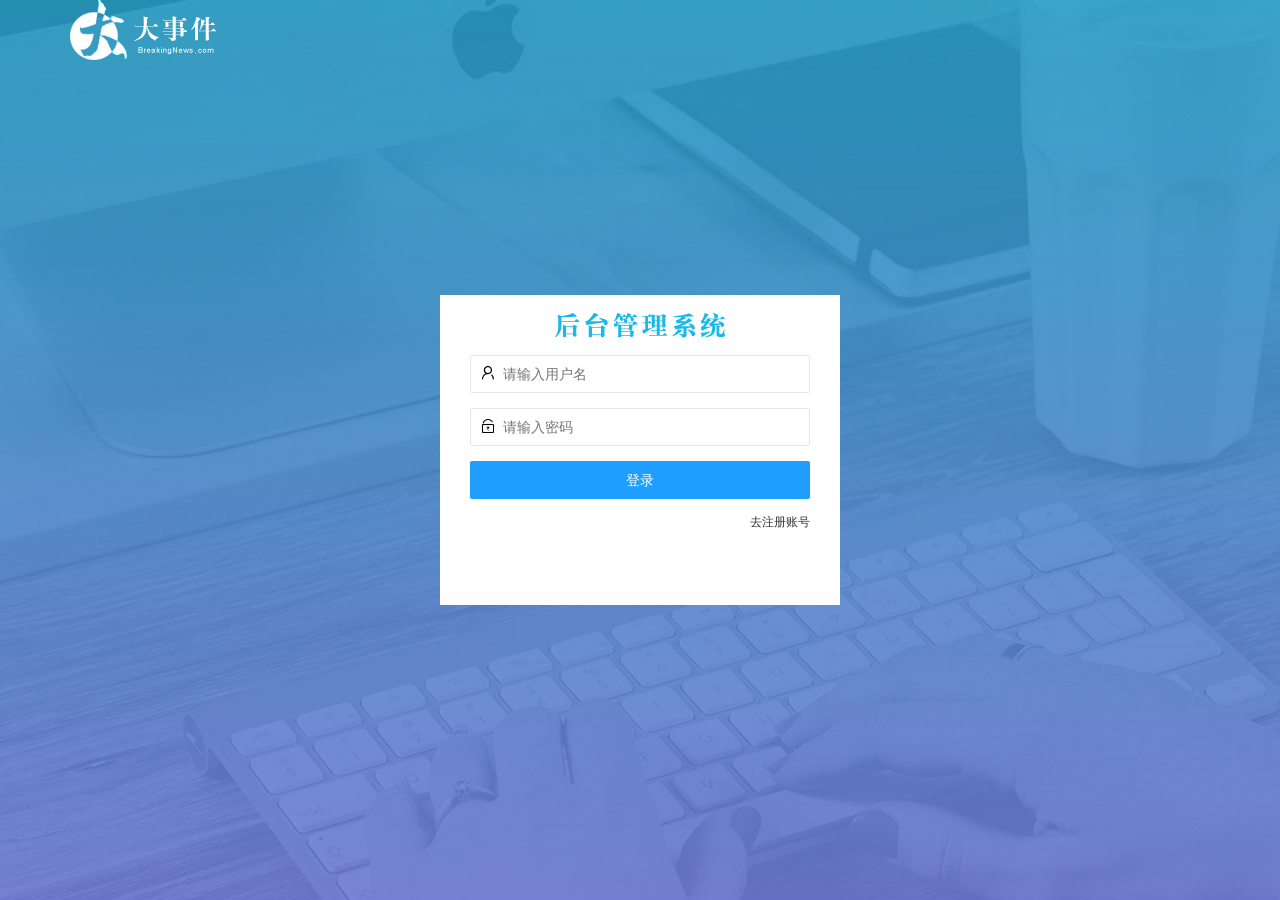
<file: login.html>
<!DOCTYPE html>
<html lang="en">
  <head>
    <meta charset="UTF-8" />
    <meta name="viewport" content="width=device-width, initial-scale=1.0" />
    <title>大事件-登录/注册</title>
    <!-- 导入 LayUI 的样式 -->
    <link rel="stylesheet" href="/assets/lib/layui/css/layui.css" />
    <!-- 导入自己的样式表 -->
    <link rel="stylesheet" href="/assets/css/login.css" />
  </head>
  <body>
    <!-- 头部的 Logo 区域 -->
    <div class="layui-main">
      <img src="/assets/images/logo.png" alt="" />
    </div>

    <!-- 登录注册区域 -->
    <div class="loginAndRegBox">
      <div class="title-box"></div>
      <!-- 登录的div -->
      <div class="login-box">
        <!-- 登录的表单 -->
        <form class="layui-form" id="form_login">
          <!-- 用户名 -->
          <div class="layui-form-item">
            <i class="layui-icon layui-icon-username"></i>
            <input type="text" name="username" required lay-verify="required" placeholder="请输入用户名" autocomplete="off" class="layui-input" />
          </div>
          <!-- 密码 -->
          <div class="layui-form-item">
            <i class="layui-icon layui-icon-password"></i>
            <input type="password" name="password" required lay-verify="required|pwd" placeholder="请输入密码" autocomplete="off" class="layui-input" />
          </div>
          <!-- 登录按钮 -->
          <div class="layui-form-item">
            <!-- 注意：表单提交按钮和普通按钮的区别，就是 lay-submit 属性 -->
            <button class="layui-btn layui-btn-fluid layui-btn-normal" lay-submit>登录</button>
          </div>
          <div class="layui-form-item links">
            <a href="javascript:;" id="link_reg">去注册账号</a>
          </div>
        </form>
      </div>
      <!-- 注册的div -->
      <div class="reg-box">
        <!-- 注册的表单 -->
        <form class="layui-form" id="form_reg">
          <!-- 用户名 -->
          <div class="layui-form-item">
            <i class="layui-icon layui-icon-username"></i>
            <input type="text" name="username" required lay-verify="required" placeholder="请输入用户名" autocomplete="off" class="layui-input" />
          </div>
          <!-- 密码 -->
          <div class="layui-form-item">
            <i class="layui-icon layui-icon-password"></i>
            <input type="password" name="password" required lay-verify="required|pwd" placeholder="请输入密码" autocomplete="off" class="layui-input" />
          </div>
          <!-- 密码确认框 -->
          <div class="layui-form-item">
            <i class="layui-icon layui-icon-password"></i>
            <input type="password" name="repassword" required lay-verify="required|pwd|repwd" placeholder="再次确认密码" autocomplete="off" class="layui-input" />
          </div>
          <!-- 注册按钮 -->
          <div class="layui-form-item">
            <!-- 注意：表单提交按钮和普通按钮的区别，就是 lay-submit 属性 -->
            <button class="layui-btn layui-btn-fluid layui-btn-normal" lay-submit>注册</button>
          </div>
          <div class="layui-form-item links">
            <a href="javascript:;" id="link_login">去登录</a>
          </div>
        </form>
      </div>
    </div>

    <!-- 导入 Layui 的JS文件 -->
    <script src="/assets/lib/layui/layui.all.js"></script>
    <!-- 导入 JQuery -->
    <script src="/assets/lib/jquery.js"></script>
    <!-- 导入自己的baseAPI -->
    <script src="/assets/js/baseAPI.js"></script>
    <!-- 导入自己的 JavaScript 脚本 -->
    <script src="/assets/js/login.js"></script>
  </body>
</html>
</file>
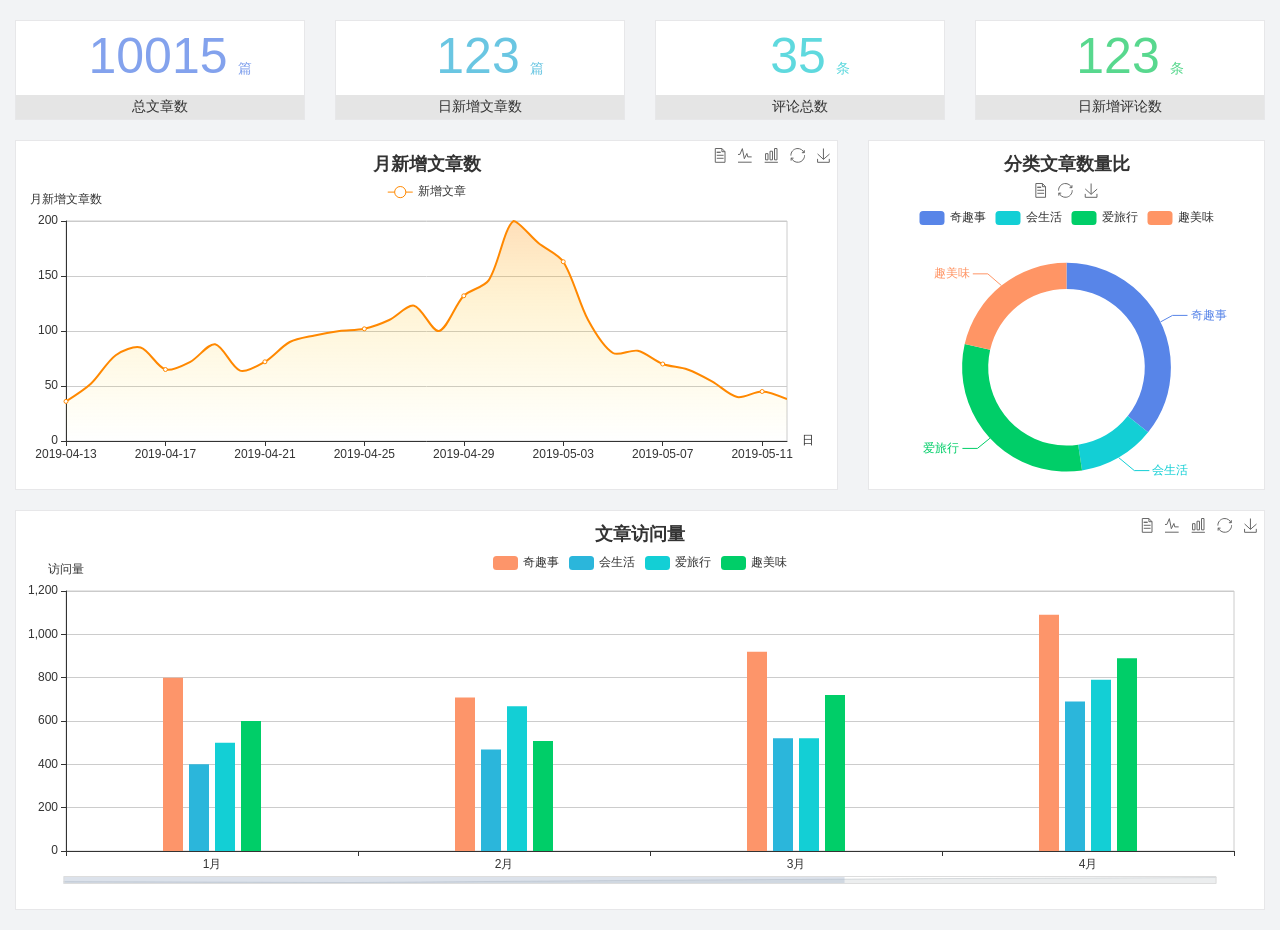
<file: home/dashboard.html>
<!DOCTYPE html>
<html lang="en">

<head>
  <meta charset="UTF-8">
  <meta name="viewport" content="width=device-width, initial-scale=1.0">
  <meta http-equiv="X-UA-Compatible" content="ie=edge">
  <title>图表统计</title>
  <link rel="stylesheet" href="../../assets/lib/bootstrap.css" />
  <link rel="stylesheet" href="../../assets/lib/main.css" />
  <script src="../../assets/lib/jquery.js"></script>
  <script type="text/javascript" src="../../assets/lib/echarts.min.js"></script>
</head>

<body>
  <div class="container-fluid">
    <div class="row spannel_list">
      <div class="col-sm-3 col-xs-6">
        <div class="spannel">
          <em>10015</em><span>篇</span>
          <b>总文章数</b>
        </div>
      </div>
      <div class="col-sm-3 col-xs-6">
        <div class="spannel scolor01">
          <em>123</em><span>篇</span>
          <b>日新增文章数</b>
        </div>
      </div>
      <div class="col-sm-3 col-xs-6">
        <div class="spannel scolor02">
          <em>35</em><span>条</span>
          <b>评论总数</b>
        </div>
      </div>
      <div class="col-sm-3 col-xs-6">
        <div class="spannel scolor03">
          <em>123</em><span>条</span>
          <b>日新增评论数</b>
        </div>
      </div>
    </div>
  </div>

  <div class="container-fluid">
    <div class="row curve-pie">
      <div class="col-lg-8 col-md-8">
        <div class="gragh_pannel" id="curve_show"></div>
      </div>
      <div class="col-lg-4 col-md-4">
        <div class="gragh_pannel" id="pie_show"></div>
      </div>
    </div>
  </div>

  <div class="container-fluid">
    <div class="column_pannel" id="column_show"></div>
  </div>

  <script>
    var oChart = echarts.init(document.getElementById('curve_show'));
    var aList_all = [
      { 'count': 36, 'date': '2019-04-13' },
      { 'count': 52, 'date': '2019-04-14' },
      { 'count': 78, 'date': '2019-04-15' },
      { 'count': 85, 'date': '2019-04-16' },
      { 'count': 65, 'date': '2019-04-17' },
      { 'count': 72, 'date': '2019-04-18' },
      { 'count': 88, 'date': '2019-04-19' },
      { 'count': 64, 'date': '2019-04-20' },
      { 'count': 72, 'date': '2019-04-21' },
      { 'count': 90, 'date': '2019-04-22' },
      { 'count': 96, 'date': '2019-04-23' },
      { 'count': 100, 'date': '2019-04-24' },
      { 'count': 102, 'date': '2019-04-25' },
      { 'count': 110, 'date': '2019-04-26' },
      { 'count': 123, 'date': '2019-04-27' },
      { 'count': 100, 'date': '2019-04-28' },
      { 'count': 132, 'date': '2019-04-29' },
      { 'count': 146, 'date': '2019-04-30' },
      { 'count': 200, 'date': '2019-05-01' },
      { 'count': 180, 'date': '2019-05-02' },
      { 'count': 163, 'date': '2019-05-03' },
      { 'count': 110, 'date': '2019-05-04' },
      { 'count': 80, 'date': '2019-05-05' },
      { 'count': 82, 'date': '2019-05-06' },
      { 'count': 70, 'date': '2019-05-07' },
      { 'count': 65, 'date': '2019-05-08' },
      { 'count': 54, 'date': '2019-05-09' },
      { 'count': 40, 'date': '2019-05-10' },
      { 'count': 45, 'date': '2019-05-11' },
      { 'count': 38, 'date': '2019-05-12' },
    ];

    let aCount = [];
    let aDate = [];

    for (var i = 0; i < aList_all.length; i++) {
      aCount.push(aList_all[i].count);
      aDate.push(aList_all[i].date);
    }

    var chartopt = {
      title: {
        text: '月新增文章数',
        left: 'center',
        top: '10'
      },
      tooltip: {
        trigger: 'axis'
      },
      legend: {
        data: ['新增文章'],
        top: '40'
      },
      toolbox: {
        show: true,
        feature: {
          mark: { show: true },
          dataView: { show: true, readOnly: false },
          magicType: { show: true, type: ['line', 'bar'] },
          restore: { show: true },
          saveAsImage: { show: true }
        }
      },
      calculable: true,
      xAxis: [
        {
          name: '日',
          type: 'category',
          boundaryGap: false,
          data: aDate
        }
      ],
      yAxis: [
        {
          name: '月新增文章数',
          type: 'value'
        }
      ],
      series: [
        {
          name: '新增文章',
          type: 'line',
          smooth: true,
          itemStyle: { normal: { areaStyle: { type: 'default' }, color: '#f80' }, lineStyle: { color: '#f80' } },
          data: aCount
        }],
      areaStyle: {
        normal: {
          color: new echarts.graphic.LinearGradient(0, 0, 0, 1, [{
            offset: 0,
            color: 'rgba(255,136,0,0.39)'
          }, {
            offset: .34,
            color: 'rgba(255,180,0,0.25)'
          }, {
            offset: 1,
            color: 'rgba(255,222,0,0.00)'
          }])

        }
      },
      grid: {
        show: true,
        x: 50,
        x2: 50,
        y: 80,
        height: 220
      }
    };

    oChart.setOption(chartopt);


    var oPie = echarts.init(document.getElementById('pie_show'));
    var oPieopt =
    {
      title: {
        top: 10,
        text: '分类文章数量比',
        x: 'center'
      },
      tooltip: {
        trigger: 'item',
        formatter: "{a} <br/>{b} : {c} ({d}%)"
      },
      color: ['#5885e8', '#13cfd5', '#00ce68', '#ff9565'],
      legend: {
        x: 'center',
        top: 65,
        data: ['奇趣事', '会生活', '爱旅行', '趣美味']
      },
      toolbox: {
        show: true,
        x: 'center',
        top: 35,
        feature: {
          mark: { show: true },
          dataView: { show: true, readOnly: false },
          magicType: {
            show: true,
            type: ['pie', 'funnel'],
            option: {
              funnel: {
                x: '25%',
                width: '50%',
                funnelAlign: 'left',
                max: 1548
              }
            }
          },
          restore: { show: true },
          saveAsImage: { show: true }
        }
      },
      calculable: true,
      series: [
        {
          name: '访问来源',
          type: 'pie',
          radius: ['45%', '60%'],
          center: ['50%', '65%'],
          data: [
            { value: 300, name: '奇趣事' },
            { value: 100, name: '会生活' },
            { value: 260, name: '爱旅行' },
            { value: 180, name: '趣美味' }
          ]
        }
      ]
    };
    oPie.setOption(oPieopt);



    var oColumn = this.echarts.init(document.getElementById('column_show'));
    var oColumnopt =
    {
      title: {
        text: '文章访问量',
        left: 'center',
        top: '10'
      },
      tooltip: {
        trigger: 'axis'
      },
      legend: {
        data: ['奇趣事', '会生活', '爱旅行', '趣美味'],
        top: '40'
      },
      toolbox: {
        show: true,
        feature: {
          mark: { show: true },
          dataView: { show: true, readOnly: false },
          magicType: { show: true, type: ['line', 'bar'] },
          restore: { show: true },
          saveAsImage: { show: true }
        }
      },
      calculable: true,
      xAxis: [
        {
          type: 'category',
          data: ['1月', '2月', '3月', '4月', '5月']
        }
      ],
      yAxis: [
        {
          name: '访问量',
          type: 'value'
        }
      ],
      series: [
        {
          name: '奇趣事',
          type: 'bar',
          barWidth: 20,
          itemStyle: {
            normal: { areaStyle: { type: 'default' }, color: '#fd956a' }
          },
          data: [800, 708, 920, 1090, 1200]
        },
        {
          name: '会生活',
          type: 'bar',
          barWidth: 20,
          itemStyle: {
            normal: { areaStyle: { type: 'default' }, color: '#2bb6db' }
          },
          data: [400, 468, 520, 690, 800]
        },
        {
          name: '爱旅行',
          type: 'bar',
          barWidth: 20,
          itemStyle: {
            normal: { areaStyle: { type: 'default' }, color: '#13cfd5' }
          },
          data: [500, 668, 520, 790, 900]
        },
        {
          name: '趣美味',
          type: 'bar',
          barWidth: 20,
          itemStyle: {
            normal: { areaStyle: { type: 'default' }, color: '#00ce68' }
          },
          data: [600, 508, 720, 890, 1000]
        }
      ],
      grid: {
        show: true,
        x: 50,
        x2: 30,
        y: 80,
        height: 260
      },
      dataZoom: [//给x轴设置滚动条
        {
          start: 0,//默认为0
          end: 100 - 1000 / 31,//默认为100
          type: 'slider',
          show: true,
          xAxisIndex: [0],
          handleSize: 0,//滑动条的 左右2个滑动条的大小
          height: 8,//组件高度
          left: 45, //左边的距离
          right: 50,//右边的距离
          bottom: 26,//右边的距离
          handleColor: '#ddd',//h滑动图标的颜色
          handleStyle: {
            borderColor: "#cacaca",
            borderWidth: "1",
            shadowBlur: 2,
            background: "#ddd",
            shadowColor: "#ddd",
          }
        }]
    };
    oColumn.setOption(oColumnopt);
  </script>
</body>

</html>
</file>
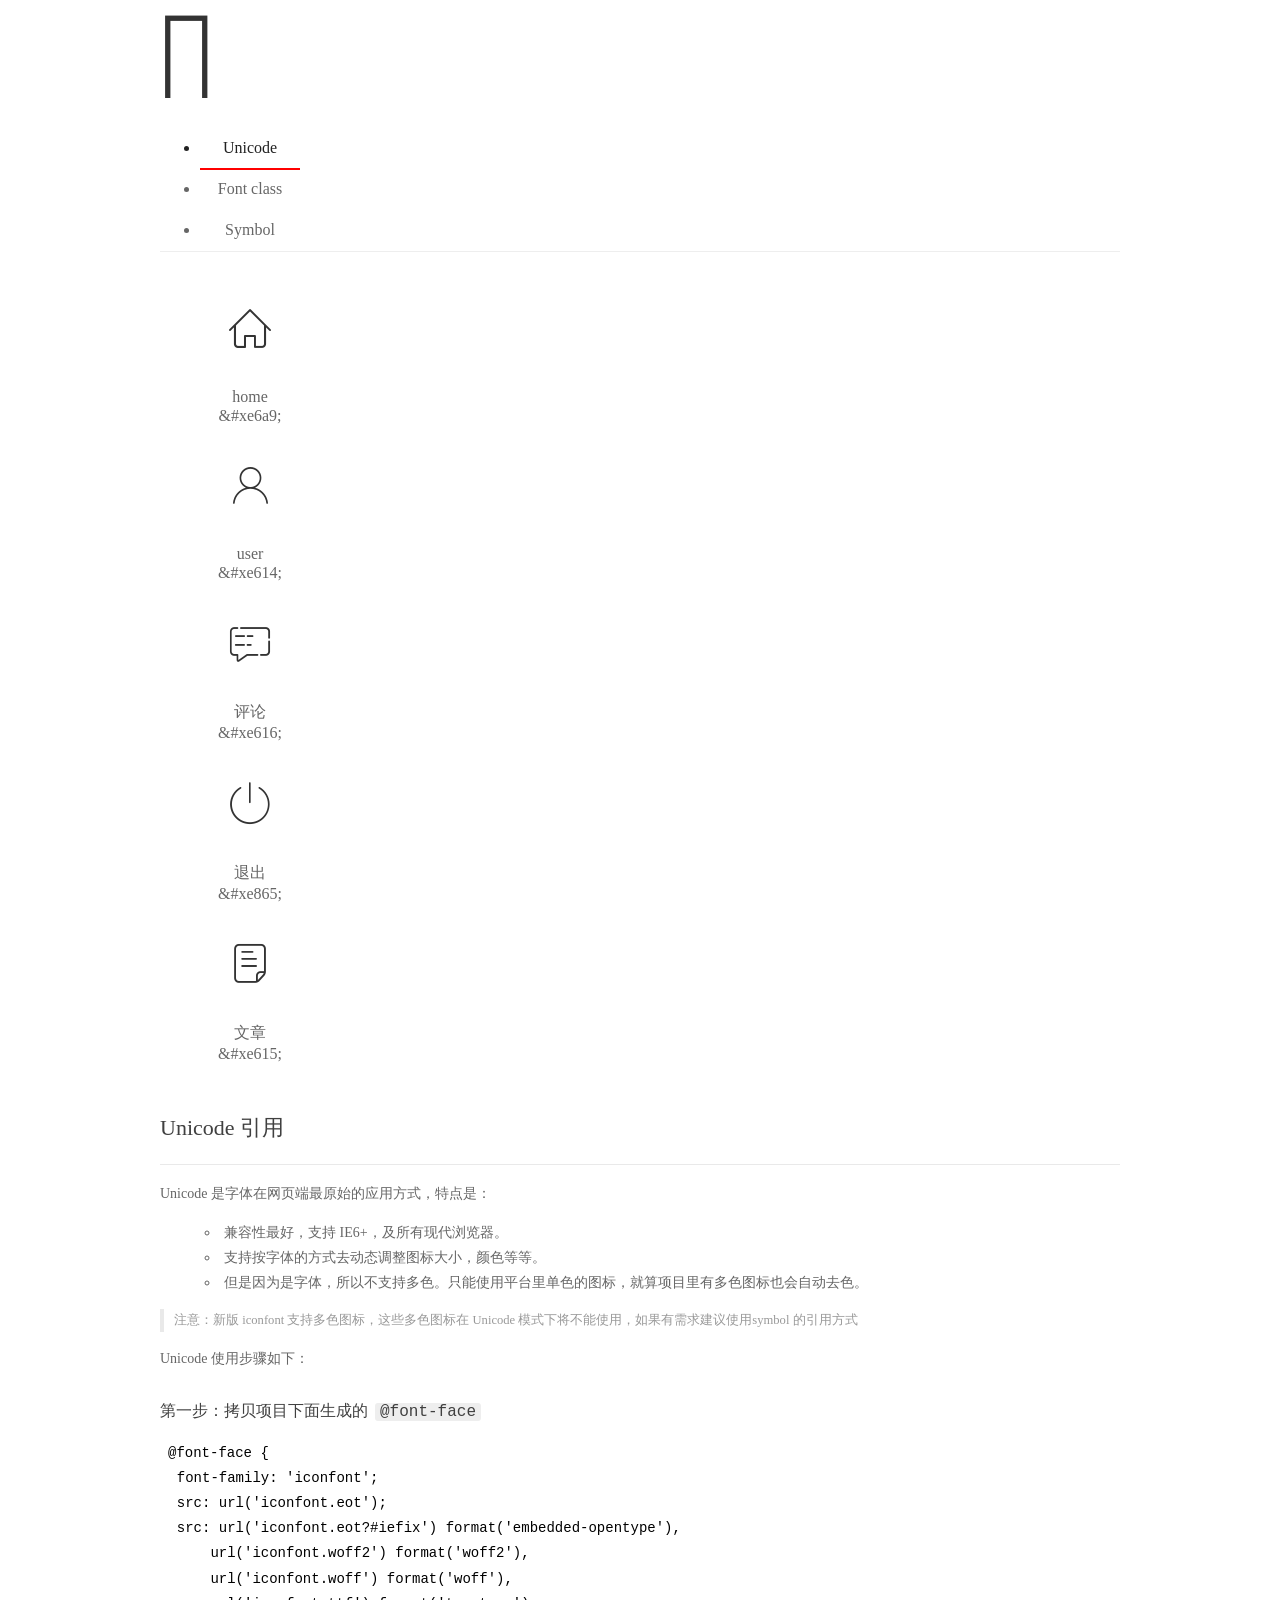
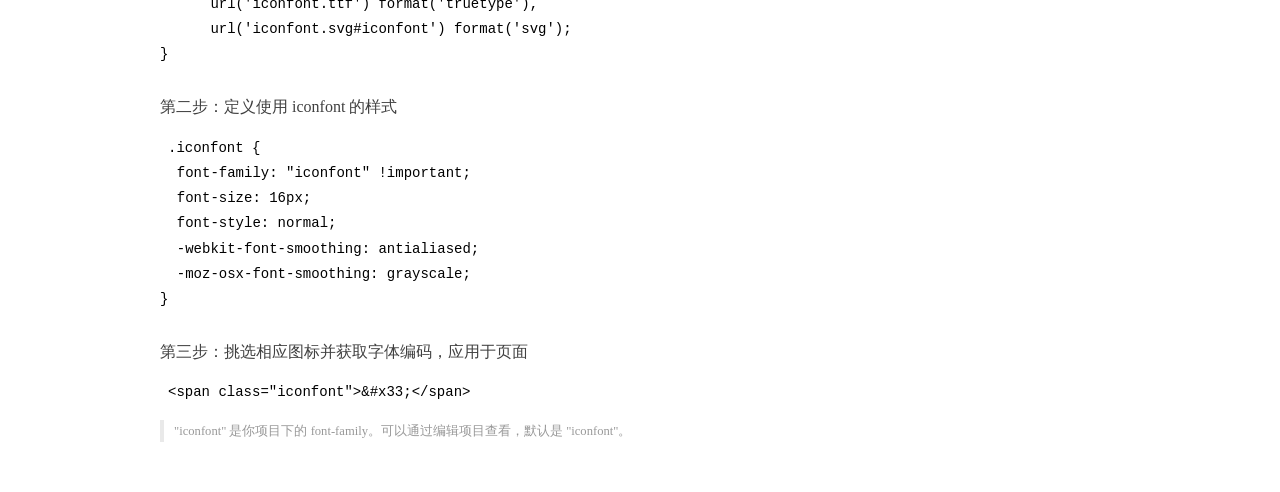
<file: assets/fonts/demo_index.html>
<!DOCTYPE html>
<html>
<head>
  <meta charset="utf-8"/>
  <title>IconFont Demo</title>
  <link rel="shortcut icon" href="https://gtms04.alicdn.com/tps/i4/TB1_oz6GVXXXXaFXpXXJDFnIXXX-64-64.ico" type="image/x-icon"/>
  <link rel="stylesheet" href="https://g.alicdn.com/thx/cube/1.3.2/cube.min.css">
  <link rel="stylesheet" href="demo.css">
  <link rel="stylesheet" href="iconfont.css">
  <script src="iconfont.js"></script>
  <!-- jQuery -->
  <script src="https://a1.alicdn.com/oss/uploads/2018/12/26/7bfddb60-08e8-11e9-9b04-53e73bb6408b.js"></script>
  <!-- 代码高亮 -->
  <script src="https://a1.alicdn.com/oss/uploads/2018/12/26/a3f714d0-08e6-11e9-8a15-ebf944d7534c.js"></script>
</head>
<body>
  <div class="main">
    <h1 class="logo"><a href="https://www.iconfont.cn/" title="iconfont 首页" target="_blank">&#xe86b;</a></h1>
    <div class="nav-tabs">
      <ul id="tabs" class="dib-box">
        <li class="dib active"><span>Unicode</span></li>
        <li class="dib"><span>Font class</span></li>
        <li class="dib"><span>Symbol</span></li>
      </ul>
      
    </div>
    <div class="tab-container">
      <div class="content unicode" style="display: block;">
          <ul class="icon_lists dib-box">
          
            <li class="dib">
              <span class="icon iconfont">&#xe6a9;</span>
                <div class="name">home</div>
                <div class="code-name">&amp;#xe6a9;</div>
              </li>
          
            <li class="dib">
              <span class="icon iconfont">&#xe614;</span>
                <div class="name">user</div>
                <div class="code-name">&amp;#xe614;</div>
              </li>
          
            <li class="dib">
              <span class="icon iconfont">&#xe616;</span>
                <div class="name">评论</div>
                <div class="code-name">&amp;#xe616;</div>
              </li>
          
            <li class="dib">
              <span class="icon iconfont">&#xe865;</span>
                <div class="name">退出</div>
                <div class="code-name">&amp;#xe865;</div>
              </li>
          
            <li class="dib">
              <span class="icon iconfont">&#xe615;</span>
                <div class="name">文章</div>
                <div class="code-name">&amp;#xe615;</div>
              </li>
          
          </ul>
          <div class="article markdown">
          <h2 id="unicode-">Unicode 引用</h2>
          <hr>

          <p>Unicode 是字体在网页端最原始的应用方式，特点是：</p>
          <ul>
            <li>兼容性最好，支持 IE6+，及所有现代浏览器。</li>
            <li>支持按字体的方式去动态调整图标大小，颜色等等。</li>
            <li>但是因为是字体，所以不支持多色。只能使用平台里单色的图标，就算项目里有多色图标也会自动去色。</li>
          </ul>
          <blockquote>
            <p>注意：新版 iconfont 支持多色图标，这些多色图标在 Unicode 模式下将不能使用，如果有需求建议使用symbol 的引用方式</p>
          </blockquote>
          <p>Unicode 使用步骤如下：</p>
          <h3 id="-font-face">第一步：拷贝项目下面生成的 <code>@font-face</code></h3>
<pre><code class="language-css"
>@font-face {
  font-family: 'iconfont';
  src: url('iconfont.eot');
  src: url('iconfont.eot?#iefix') format('embedded-opentype'),
      url('iconfont.woff2') format('woff2'),
      url('iconfont.woff') format('woff'),
      url('iconfont.ttf') format('truetype'),
      url('iconfont.svg#iconfont') format('svg');
}
</code></pre>
          <h3 id="-iconfont-">第二步：定义使用 iconfont 的样式</h3>
<pre><code class="language-css"
>.iconfont {
  font-family: "iconfont" !important;
  font-size: 16px;
  font-style: normal;
  -webkit-font-smoothing: antialiased;
  -moz-osx-font-smoothing: grayscale;
}
</code></pre>
          <h3 id="-">第三步：挑选相应图标并获取字体编码，应用于页面</h3>
<pre>
<code class="language-html"
>&lt;span class="iconfont"&gt;&amp;#x33;&lt;/span&gt;
</code></pre>
          <blockquote>
            <p>"iconfont" 是你项目下的 font-family。可以通过编辑项目查看，默认是 "iconfont"。</p>
          </blockquote>
          </div>
      </div>
      <div class="content font-class">
        <ul class="icon_lists dib-box">
          
          <li class="dib">
            <span class="icon iconfont icon-home"></span>
            <div class="name">
              home
            </div>
            <div class="code-name">.icon-home
            </div>
          </li>
          
          <li class="dib">
            <span class="icon iconfont icon-user"></span>
            <div class="name">
              user
            </div>
            <div class="code-name">.icon-user
            </div>
          </li>
          
          <li class="dib">
            <span class="icon iconfont icon-pinglun"></span>
            <div class="name">
              评论
            </div>
            <div class="code-name">.icon-pinglun
            </div>
          </li>
          
          <li class="dib">
            <span class="icon iconfont icon-tuichu"></span>
            <div class="name">
              退出
            </div>
            <div class="code-name">.icon-tuichu
            </div>
          </li>
          
          <li class="dib">
            <span class="icon iconfont icon-16"></span>
            <div class="name">
              文章
            </div>
            <div class="code-name">.icon-16
            </div>
          </li>
          
        </ul>
        <div class="article markdown">
        <h2 id="font-class-">font-class 引用</h2>
        <hr>

        <p>font-class 是 Unicode 使用方式的一种变种，主要是解决 Unicode 书写不直观，语意不明确的问题。</p>
        <p>与 Unicode 使用方式相比，具有如下特点：</p>
        <ul>
          <li>兼容性良好，支持 IE8+，及所有现代浏览器。</li>
          <li>相比于 Unicode 语意明确，书写更直观。可以很容易分辨这个 icon 是什么。</li>
          <li>因为使用 class 来定义图标，所以当要替换图标时，只需要修改 class 里面的 Unicode 引用。</li>
          <li>不过因为本质上还是使用的字体，所以多色图标还是不支持的。</li>
        </ul>
        <p>使用步骤如下：</p>
        <h3 id="-fontclass-">第一步：引入项目下面生成的 fontclass 代码：</h3>
<pre><code class="language-html">&lt;link rel="stylesheet" href="./iconfont.css"&gt;
</code></pre>
        <h3 id="-">第二步：挑选相应图标并获取类名，应用于页面：</h3>
<pre><code class="language-html">&lt;span class="iconfont icon-xxx"&gt;&lt;/span&gt;
</code></pre>
        <blockquote>
          <p>"
            iconfont" 是你项目下的 font-family。可以通过编辑项目查看，默认是 "iconfont"。</p>
        </blockquote>
      </div>
      </div>
      <div class="content symbol">
          <ul class="icon_lists dib-box">
          
            <li class="dib">
                <svg class="icon svg-icon" aria-hidden="true">
                  <use xlink:href="#icon-home"></use>
                </svg>
                <div class="name">home</div>
                <div class="code-name">#icon-home</div>
            </li>
          
            <li class="dib">
                <svg class="icon svg-icon" aria-hidden="true">
                  <use xlink:href="#icon-user"></use>
                </svg>
                <div class="name">user</div>
                <div class="code-name">#icon-user</div>
            </li>
          
            <li class="dib">
                <svg class="icon svg-icon" aria-hidden="true">
                  <use xlink:href="#icon-pinglun"></use>
                </svg>
                <div class="name">评论</div>
                <div class="code-name">#icon-pinglun</div>
            </li>
          
            <li class="dib">
                <svg class="icon svg-icon" aria-hidden="true">
                  <use xlink:href="#icon-tuichu"></use>
                </svg>
                <div class="name">退出</div>
                <div class="code-name">#icon-tuichu</div>
            </li>
          
            <li class="dib">
                <svg class="icon svg-icon" aria-hidden="true">
                  <use xlink:href="#icon-16"></use>
                </svg>
                <div class="name">文章</div>
                <div class="code-name">#icon-16</div>
            </li>
          
          </ul>
          <div class="article markdown">
          <h2 id="symbol-">Symbol 引用</h2>
          <hr>

          <p>这是一种全新的使用方式，应该说这才是未来的主流，也是平台目前推荐的用法。相关介绍可以参考这篇<a href="">文章</a>
            这种用法其实是做了一个 SVG 的集合，与另外两种相比具有如下特点：</p>
          <ul>
            <li>支持多色图标了，不再受单色限制。</li>
            <li>通过一些技巧，支持像字体那样，通过 <code>font-size</code>, <code>color</code> 来调整样式。</li>
            <li>兼容性较差，支持 IE9+，及现代浏览器。</li>
            <li>浏览器渲染 SVG 的性能一般，还不如 png。</li>
          </ul>
          <p>使用步骤如下：</p>
          <h3 id="-symbol-">第一步：引入项目下面生成的 symbol 代码：</h3>
<pre><code class="language-html">&lt;script src="./iconfont.js"&gt;&lt;/script&gt;
</code></pre>
          <h3 id="-css-">第二步：加入通用 CSS 代码（引入一次就行）：</h3>
<pre><code class="language-html">&lt;style&gt;
.icon {
  width: 1em;
  height: 1em;
  vertical-align: -0.15em;
  fill: currentColor;
  overflow: hidden;
}
&lt;/style&gt;
</code></pre>
          <h3 id="-">第三步：挑选相应图标并获取类名，应用于页面：</h3>
<pre><code class="language-html">&lt;svg class="icon" aria-hidden="true"&gt;
  &lt;use xlink:href="#icon-xxx"&gt;&lt;/use&gt;
&lt;/svg&gt;
</code></pre>
          </div>
      </div>

    </div>
  </div>
  <script>
  $(document).ready(function () {
      $('.tab-container .content:first').show()

      $('#tabs li').click(function (e) {
        var tabContent = $('.tab-container .content')
        var index = $(this).index()

        if ($(this).hasClass('active')) {
          return
        } else {
          $('#tabs li').removeClass('active')
          $(this).addClass('active')

          tabContent.hide().eq(index).fadeIn()
        }
      })
    })
  </script>
</body>
</html>
</file>
<file: assets/lib/layui/css/layui.css>
/** layui-v2.5.5 MIT License By https://www.layui.com */
 .layui-inline,img{display:inline-block;vertical-align:middle}h1,h2,h3,h4,h5,h6{font-weight:400}.layui-edge,.layui-header,.layui-inline,.layui-main{position:relative}.layui-body,.layui-edge,.layui-elip{overflow:hidden}.layui-btn,.layui-edge,.layui-inline,img{vertical-align:middle}.layui-btn,.layui-disabled,.layui-icon,.layui-unselect{-moz-user-select:none;-webkit-user-select:none;-ms-user-select:none}.layui-elip,.layui-form-checkbox span,.layui-form-pane .layui-form-label{text-overflow:ellipsis;white-space:nowrap}.layui-breadcrumb,.layui-tree-btnGroup{visibility:hidden}blockquote,body,button,dd,div,dl,dt,form,h1,h2,h3,h4,h5,h6,input,li,ol,p,pre,td,textarea,th,ul{margin:0;padding:0;-webkit-tap-highlight-color:rgba(0,0,0,0)}a:active,a:hover{outline:0}img{border:none}li{list-style:none}table{border-collapse:collapse;border-spacing:0}h4,h5,h6{font-size:100%}button,input,optgroup,option,select,textarea{font-family:inherit;font-size:inherit;font-style:inherit;font-weight:inherit;outline:0}pre{white-space:pre-wrap;white-space:-moz-pre-wrap;white-space:-pre-wrap;white-space:-o-pre-wrap;word-wrap:break-word}body{line-height:24px;font:14px Helvetica Neue,Helvetica,PingFang SC,Tahoma,Arial,sans-serif}hr{height:1px;margin:10px 0;border:0;clear:both}a{color:#333;text-decoration:none}a:hover{color:#777}a cite{font-style:normal;*cursor:pointer}.layui-border-box,.layui-border-box *{box-sizing:border-box}.layui-box,.layui-box *{box-sizing:content-box}.layui-clear{clear:both;*zoom:1}.layui-clear:after{content:'\20';clear:both;*zoom:1;display:block;height:0}.layui-inline{*display:inline;*zoom:1}.layui-edge{display:inline-block;width:0;height:0;border-width:6px;border-style:dashed;border-color:transparent}.layui-edge-top{top:-4px;border-bottom-color:#999;border-bottom-style:solid}.layui-edge-right{border-left-color:#999;border-left-style:solid}.layui-edge-bottom{top:2px;border-top-color:#999;border-top-style:solid}.layui-edge-left{border-right-color:#999;border-right-style:solid}.layui-disabled,.layui-disabled:hover{color:#d2d2d2!important;cursor:not-allowed!important}.layui-circle{border-radius:100%}.layui-show{display:block!important}.layui-hide{display:none!important}@font-face{font-family:layui-icon;src:url(../font/iconfont.eot?v=250);src:url(../font/iconfont.eot?v=250#iefix) format('embedded-opentype'),url(../font/iconfont.woff2?v=250) format('woff2'),url(../font/iconfont.woff?v=250) format('woff'),url(../font/iconfont.ttf?v=250) format('truetype'),url(../font/iconfont.svg?v=250#layui-icon) format('svg')}.layui-icon{font-family:layui-icon!important;font-size:16px;font-style:normal;-webkit-font-smoothing:antialiased;-moz-osx-font-smoothing:grayscale}.layui-icon-reply-fill:before{content:"\e611"}.layui-icon-set-fill:before{content:"\e614"}.layui-icon-menu-fill:before{content:"\e60f"}.layui-icon-search:before{content:"\e615"}.layui-icon-share:before{content:"\e641"}.layui-icon-set-sm:before{content:"\e620"}.layui-icon-engine:before{content:"\e628"}.layui-icon-close:before{content:"\1006"}.layui-icon-close-fill:before{content:"\1007"}.layui-icon-chart-screen:before{content:"\e629"}.layui-icon-star:before{content:"\e600"}.layui-icon-circle-dot:before{content:"\e617"}.layui-icon-chat:before{content:"\e606"}.layui-icon-release:before{content:"\e609"}.layui-icon-list:before{content:"\e60a"}.layui-icon-chart:before{content:"\e62c"}.layui-icon-ok-circle:before{content:"\1005"}.layui-icon-layim-theme:before{content:"\e61b"}.layui-icon-table:before{content:"\e62d"}.layui-icon-right:before{content:"\e602"}.layui-icon-left:before{content:"\e603"}.layui-icon-cart-simple:before{content:"\e698"}.layui-icon-face-cry:before{content:"\e69c"}.layui-icon-face-smile:before{content:"\e6af"}.layui-icon-survey:before{content:"\e6b2"}.layui-icon-tree:before{content:"\e62e"}.layui-icon-upload-circle:before{content:"\e62f"}.layui-icon-add-circle:before{content:"\e61f"}.layui-icon-download-circle:before{content:"\e601"}.layui-icon-templeate-1:before{content:"\e630"}.layui-icon-util:before{content:"\e631"}.layui-icon-face-surprised:before{content:"\e664"}.layui-icon-edit:before{content:"\e642"}.layui-icon-speaker:before{content:"\e645"}.layui-icon-down:before{content:"\e61a"}.layui-icon-file:before{content:"\e621"}.layui-icon-layouts:before{content:"\e632"}.layui-icon-rate-half:before{content:"\e6c9"}.layui-icon-add-circle-fine:before{content:"\e608"}.layui-icon-prev-circle:before{content:"\e633"}.layui-icon-read:before{content:"\e705"}.layui-icon-404:before{content:"\e61c"}.layui-icon-carousel:before{content:"\e634"}.layui-icon-help:before{content:"\e607"}.layui-icon-code-circle:before{content:"\e635"}.layui-icon-water:before{content:"\e636"}.layui-icon-username:before{content:"\e66f"}.layui-icon-find-fill:before{content:"\e670"}.layui-icon-about:before{content:"\e60b"}.layui-icon-location:before{content:"\e715"}.layui-icon-up:before{content:"\e619"}.layui-icon-pause:before{content:"\e651"}.layui-icon-date:before{content:"\e637"}.layui-icon-layim-uploadfile:before{content:"\e61d"}.layui-icon-delete:before{content:"\e640"}.layui-icon-play:before{content:"\e652"}.layui-icon-top:before{content:"\e604"}.layui-icon-friends:before{content:"\e612"}.layui-icon-refresh-3:before{content:"\e9aa"}.layui-icon-ok:before{content:"\e605"}.layui-icon-layer:before{content:"\e638"}.layui-icon-face-smile-fine:before{content:"\e60c"}.layui-icon-dollar:before{content:"\e659"}.layui-icon-group:before{content:"\e613"}.layui-icon-layim-download:before{content:"\e61e"}.layui-icon-picture-fine:before{content:"\e60d"}.layui-icon-link:before{content:"\e64c"}.layui-icon-diamond:before{content:"\e735"}.layui-icon-log:before{content:"\e60e"}.layui-icon-rate-solid:before{content:"\e67a"}.layui-icon-fonts-del:before{content:"\e64f"}.layui-icon-unlink:before{content:"\e64d"}.layui-icon-fonts-clear:before{content:"\e639"}.layui-icon-triangle-r:before{content:"\e623"}.layui-icon-circle:before{content:"\e63f"}.layui-icon-radio:before{content:"\e643"}.layui-icon-align-center:before{content:"\e647"}.layui-icon-align-right:before{content:"\e648"}.layui-icon-align-left:before{content:"\e649"}.layui-icon-loading-1:before{content:"\e63e"}.layui-icon-return:before{content:"\e65c"}.layui-icon-fonts-strong:before{content:"\e62b"}.layui-icon-upload:before{content:"\e67c"}.layui-icon-dialogue:before{content:"\e63a"}.layui-icon-video:before{content:"\e6ed"}.layui-icon-headset:before{content:"\e6fc"}.layui-icon-cellphone-fine:before{content:"\e63b"}.layui-icon-add-1:before{content:"\e654"}.layui-icon-face-smile-b:before{content:"\e650"}.layui-icon-fonts-html:before{content:"\e64b"}.layui-icon-form:before{content:"\e63c"}.layui-icon-cart:before{content:"\e657"}.layui-icon-camera-fill:before{content:"\e65d"}.layui-icon-tabs:before{content:"\e62a"}.layui-icon-fonts-code:before{content:"\e64e"}.layui-icon-fire:before{content:"\e756"}.layui-icon-set:before{content:"\e716"}.layui-icon-fonts-u:before{content:"\e646"}.layui-icon-triangle-d:before{content:"\e625"}.layui-icon-tips:before{content:"\e702"}.layui-icon-picture:before{content:"\e64a"}.layui-icon-more-vertical:before{content:"\e671"}.layui-icon-flag:before{content:"\e66c"}.layui-icon-loading:before{content:"\e63d"}.layui-icon-fonts-i:before{content:"\e644"}.layui-icon-refresh-1:before{content:"\e666"}.layui-icon-rmb:before{content:"\e65e"}.layui-icon-home:before{content:"\e68e"}.layui-icon-user:before{content:"\e770"}.layui-icon-notice:before{content:"\e667"}.layui-icon-login-weibo:before{content:"\e675"}.layui-icon-voice:before{content:"\e688"}.layui-icon-upload-drag:before{content:"\e681"}.layui-icon-login-qq:before{content:"\e676"}.layui-icon-snowflake:before{content:"\e6b1"}.layui-icon-file-b:before{content:"\e655"}.layui-icon-template:before{content:"\e663"}.layui-icon-auz:before{content:"\e672"}.layui-icon-console:before{content:"\e665"}.layui-icon-app:before{content:"\e653"}.layui-icon-prev:before{content:"\e65a"}.layui-icon-website:before{content:"\e7ae"}.layui-icon-next:before{content:"\e65b"}.layui-icon-component:before{content:"\e857"}.layui-icon-more:before{content:"\e65f"}.layui-icon-login-wechat:before{content:"\e677"}.layui-icon-shrink-right:before{content:"\e668"}.layui-icon-spread-left:before{content:"\e66b"}.layui-icon-camera:before{content:"\e660"}.layui-icon-note:before{content:"\e66e"}.layui-icon-refresh:before{content:"\e669"}.layui-icon-female:before{content:"\e661"}.layui-icon-male:before{content:"\e662"}.layui-icon-password:before{content:"\e673"}.layui-icon-senior:before{content:"\e674"}.layui-icon-theme:before{content:"\e66a"}.layui-icon-tread:before{content:"\e6c5"}.layui-icon-praise:before{content:"\e6c6"}.layui-icon-star-fill:before{content:"\e658"}.layui-icon-rate:before{content:"\e67b"}.layui-icon-template-1:before{content:"\e656"}.layui-icon-vercode:before{content:"\e679"}.layui-icon-cellphone:before{content:"\e678"}.layui-icon-screen-full:before{content:"\e622"}.layui-icon-screen-restore:before{content:"\e758"}.layui-icon-cols:before{content:"\e610"}.layui-icon-export:before{content:"\e67d"}.layui-icon-print:before{content:"\e66d"}.layui-icon-slider:before{content:"\e714"}.layui-icon-addition:before{content:"\e624"}.layui-icon-subtraction:before{content:"\e67e"}.layui-icon-service:before{content:"\e626"}.layui-icon-transfer:before{content:"\e691"}.layui-main{width:1140px;margin:0 auto}.layui-header{z-index:1000;height:60px}.layui-header a:hover{transition:all .5s;-webkit-transition:all .5s}.layui-side{position:fixed;left:0;top:0;bottom:0;z-index:999;width:200px;overflow-x:hidden}.layui-side-scroll{position:relative;width:220px;height:100%;overflow-x:hidden}.layui-body{position:absolute;left:200px;right:0;top:0;bottom:0;z-index:998;width:auto;overflow-y:auto;box-sizing:border-box}.layui-layout-body{overflow:hidden}.layui-layout-admin .layui-header{background-color:#23262E}.layui-layout-admin .layui-side{top:60px;width:200px;overflow-x:hidden}.layui-layout-admin .layui-body{position:fixed;top:60px;bottom:44px}.layui-layout-admin .layui-main{width:auto;margin:0 15px}.layui-layout-admin .layui-footer{position:fixed;left:200px;right:0;bottom:0;height:44px;line-height:44px;padding:0 15px;background-color:#eee}.layui-layout-admin .layui-logo{position:absolute;left:0;top:0;width:200px;height:100%;line-height:60px;text-align:center;color:#009688;font-size:16px}.layui-layout-admin .layui-header .layui-nav{background:0 0}.layui-layout-left{position:absolute!important;left:200px;top:0}.layui-layout-right{position:absolute!important;right:0;top:0}.layui-container{position:relative;margin:0 auto;padding:0 15px;box-sizing:border-box}.layui-fluid{position:relative;margin:0 auto;padding:0 15px}.layui-row:after,.layui-row:before{content:'';display:block;clear:both}.layui-col-lg1,.layui-col-lg10,.layui-col-lg11,.layui-col-lg12,.layui-col-lg2,.layui-col-lg3,.layui-col-lg4,.layui-col-lg5,.layui-col-lg6,.layui-col-lg7,.layui-col-lg8,.layui-col-lg9,.layui-col-md1,.layui-col-md10,.layui-col-md11,.layui-col-md12,.layui-col-md2,.layui-col-md3,.layui-col-md4,.layui-col-md5,.layui-col-md6,.layui-col-md7,.layui-col-md8,.layui-col-md9,.layui-col-sm1,.layui-col-sm10,.layui-col-sm11,.layui-col-sm12,.layui-col-sm2,.layui-col-sm3,.layui-col-sm4,.layui-col-sm5,.layui-col-sm6,.layui-col-sm7,.layui-col-sm8,.layui-col-sm9,.layui-col-xs1,.layui-col-xs10,.layui-col-xs11,.layui-col-xs12,.layui-col-xs2,.layui-col-xs3,.layui-col-xs4,.layui-col-xs5,.layui-col-xs6,.layui-col-xs7,.layui-col-xs8,.layui-col-xs9{position:relative;display:block;box-sizing:border-box}.layui-col-xs1,.layui-col-xs10,.layui-col-xs11,.layui-col-xs12,.layui-col-xs2,.layui-col-xs3,.layui-col-xs4,.layui-col-xs5,.layui-col-xs6,.layui-col-xs7,.layui-col-xs8,.layui-col-xs9{float:left}.layui-col-xs1{width:8.33333333%}.layui-col-xs2{width:16.66666667%}.layui-col-xs3{width:25%}.layui-col-xs4{width:33.33333333%}.layui-col-xs5{width:41.66666667%}.layui-col-xs6{width:50%}.layui-col-xs7{width:58.33333333%}.layui-col-xs8{width:66.66666667%}.layui-col-xs9{width:75%}.layui-col-xs10{width:83.33333333%}.layui-col-xs11{width:91.66666667%}.layui-col-xs12{width:100%}.layui-col-xs-offset1{margin-left:8.33333333%}.layui-col-xs-offset2{margin-left:16.66666667%}.layui-col-xs-offset3{margin-left:25%}.layui-col-xs-offset4{margin-left:33.33333333%}.layui-col-xs-offset5{margin-left:41.66666667%}.layui-col-xs-offset6{margin-left:50%}.layui-col-xs-offset7{margin-left:58.33333333%}.layui-col-xs-offset8{margin-left:66.66666667%}.layui-col-xs-offset9{margin-left:75%}.layui-col-xs-offset10{margin-left:83.33333333%}.layui-col-xs-offset11{margin-left:91.66666667%}.layui-col-xs-offset12{margin-left:100%}@media screen and (max-width:768px){.layui-hide-xs{display:none!important}.layui-show-xs-block{display:block!important}.layui-show-xs-inline{display:inline!important}.layui-show-xs-inline-block{display:inline-block!important}}@media screen and (min-width:768px){.layui-container{width:750px}.layui-hide-sm{display:none!important}.layui-show-sm-block{display:block!important}.layui-show-sm-inline{display:inline!important}.layui-show-sm-inline-block{display:inline-block!important}.layui-col-sm1,.layui-col-sm10,.layui-col-sm11,.layui-col-sm12,.layui-col-sm2,.layui-col-sm3,.layui-col-sm4,.layui-col-sm5,.layui-col-sm6,.layui-col-sm7,.layui-col-sm8,.layui-col-sm9{float:left}.layui-col-sm1{width:8.33333333%}.layui-col-sm2{width:16.66666667%}.layui-col-sm3{width:25%}.layui-col-sm4{width:33.33333333%}.layui-col-sm5{width:41.66666667%}.layui-col-sm6{width:50%}.layui-col-sm7{width:58.33333333%}.layui-col-sm8{width:66.66666667%}.layui-col-sm9{width:75%}.layui-col-sm10{width:83.33333333%}.layui-col-sm11{width:91.66666667%}.layui-col-sm12{width:100%}.layui-col-sm-offset1{margin-left:8.33333333%}.layui-col-sm-offset2{margin-left:16.66666667%}.layui-col-sm-offset3{margin-left:25%}.layui-col-sm-offset4{margin-left:33.33333333%}.layui-col-sm-offset5{margin-left:41.66666667%}.layui-col-sm-offset6{margin-left:50%}.layui-col-sm-offset7{margin-left:58.33333333%}.layui-col-sm-offset8{margin-left:66.66666667%}.layui-col-sm-offset9{margin-left:75%}.layui-col-sm-offset10{margin-left:83.33333333%}.layui-col-sm-offset11{margin-left:91.66666667%}.layui-col-sm-offset12{margin-left:100%}}@media screen and (min-width:992px){.layui-container{width:970px}.layui-hide-md{display:none!important}.layui-show-md-block{display:block!important}.layui-show-md-inline{display:inline!important}.layui-show-md-inline-block{display:inline-block!important}.layui-col-md1,.layui-col-md10,.layui-col-md11,.layui-col-md12,.layui-col-md2,.layui-col-md3,.layui-col-md4,.layui-col-md5,.layui-col-md6,.layui-col-md7,.layui-col-md8,.layui-col-md9{float:left}.layui-col-md1{width:8.33333333%}.layui-col-md2{width:16.66666667%}.layui-col-md3{width:25%}.layui-col-md4{width:33.33333333%}.layui-col-md5{width:41.66666667%}.layui-col-md6{width:50%}.layui-col-md7{width:58.33333333%}.layui-col-md8{width:66.66666667%}.layui-col-md9{width:75%}.layui-col-md10{width:83.33333333%}.layui-col-md11{width:91.66666667%}.layui-col-md12{width:100%}.layui-col-md-offset1{margin-left:8.33333333%}.layui-col-md-offset2{margin-left:16.66666667%}.layui-col-md-offset3{margin-left:25%}.layui-col-md-offset4{margin-left:33.33333333%}.layui-col-md-offset5{margin-left:41.66666667%}.layui-col-md-offset6{margin-left:50%}.layui-col-md-offset7{margin-left:58.33333333%}.layui-col-md-offset8{margin-left:66.66666667%}.layui-col-md-offset9{margin-left:75%}.layui-col-md-offset10{margin-left:83.33333333%}.layui-col-md-offset11{margin-left:91.66666667%}.layui-col-md-offset12{margin-left:100%}}@media screen and (min-width:1200px){.layui-container{width:1170px}.layui-hide-lg{display:none!important}.layui-show-lg-block{display:block!important}.layui-show-lg-inline{display:inline!important}.layui-show-lg-inline-block{display:inline-block!important}.layui-col-lg1,.layui-col-lg10,.layui-col-lg11,.layui-col-lg12,.layui-col-lg2,.layui-col-lg3,.layui-col-lg4,.layui-col-lg5,.layui-col-lg6,.layui-col-lg7,.layui-col-lg8,.layui-col-lg9{float:left}.layui-col-lg1{width:8.33333333%}.layui-col-lg2{width:16.66666667%}.layui-col-lg3{width:25%}.layui-col-lg4{width:33.33333333%}.layui-col-lg5{width:41.66666667%}.layui-col-lg6{width:50%}.layui-col-lg7{width:58.33333333%}.layui-col-lg8{width:66.66666667%}.layui-col-lg9{width:75%}.layui-col-lg10{width:83.33333333%}.layui-col-lg11{width:91.66666667%}.layui-col-lg12{width:100%}.layui-col-lg-offset1{margin-left:8.33333333%}.layui-col-lg-offset2{margin-left:16.66666667%}.layui-col-lg-offset3{margin-left:25%}.layui-col-lg-offset4{margin-left:33.33333333%}.layui-col-lg-offset5{margin-left:41.66666667%}.layui-col-lg-offset6{margin-left:50%}.layui-col-lg-offset7{margin-left:58.33333333%}.layui-col-lg-offset8{margin-left:66.66666667%}.layui-col-lg-offset9{margin-left:75%}.layui-col-lg-offset10{margin-left:83.33333333%}.layui-col-lg-offset11{margin-left:91.66666667%}.layui-col-lg-offset12{margin-left:100%}}.layui-col-space1{margin:-.5px}.layui-col-space1>*{padding:.5px}.layui-col-space3{margin:-1.5px}.layui-col-space3>*{padding:1.5px}.layui-col-space5{margin:-2.5px}.layui-col-space5>*{padding:2.5px}.layui-col-space8{margin:-3.5px}.layui-col-space8>*{padding:3.5px}.layui-col-space10{margin:-5px}.layui-col-space10>*{padding:5px}.layui-col-space12{margin:-6px}.layui-col-space12>*{padding:6px}.layui-col-space15{margin:-7.5px}.layui-col-space15>*{padding:7.5px}.layui-col-space18{margin:-9px}.layui-col-space18>*{padding:9px}.layui-col-space20{margin:-10px}.layui-col-space20>*{padding:10px}.layui-col-space22{margin:-11px}.layui-col-space22>*{padding:11px}.layui-col-space25{margin:-12.5px}.layui-col-space25>*{padding:12.5px}.layui-col-space30{margin:-15px}.layui-col-space30>*{padding:15px}.layui-btn,.layui-input,.layui-select,.layui-textarea,.layui-upload-button{outline:0;-webkit-appearance:none;transition:all .3s;-webkit-transition:all .3s;box-sizing:border-box}.layui-elem-quote{margin-bottom:10px;padding:15px;line-height:22px;border-left:5px solid #009688;border-radius:0 2px 2px 0;background-color:#f2f2f2}.layui-quote-nm{border-style:solid;border-width:1px 1px 1px 5px;background:0 0}.layui-elem-field{margin-bottom:10px;padding:0;border-width:1px;border-style:solid}.layui-elem-field legend{margin-left:20px;padding:0 10px;font-size:20px;font-weight:300}.layui-field-title{margin:10px 0 20px;border-width:1px 0 0}.layui-field-box{padding:10px 15px}.layui-field-title .layui-field-box{padding:10px 0}.layui-progress{position:relative;height:6px;border-radius:20px;background-color:#e2e2e2}.layui-progress-bar{position:absolute;left:0;top:0;width:0;max-width:100%;height:6px;border-radius:20px;text-align:right;background-color:#5FB878;transition:all .3s;-webkit-transition:all .3s}.layui-progress-big,.layui-progress-big .layui-progress-bar{height:18px;line-height:18px}.layui-progress-text{position:relative;top:-20px;line-height:18px;font-size:12px;color:#666}.layui-progress-big .layui-progress-text{position:static;padding:0 10px;color:#fff}.layui-collapse{border-width:1px;border-style:solid;border-radius:2px}.layui-colla-content,.layui-colla-item{border-top-width:1px;border-top-style:solid}.layui-colla-item:first-child{border-top:none}.layui-colla-title{position:relative;height:42px;line-height:42px;padding:0 15px 0 35px;color:#333;background-color:#f2f2f2;cursor:pointer;font-size:14px;overflow:hidden}.layui-colla-content{display:none;padding:10px 15px;line-height:22px;color:#666}.layui-colla-icon{position:absolute;left:15px;top:0;font-size:14px}.layui-card{margin-bottom:15px;border-radius:2px;background-color:#fff;box-shadow:0 1px 2px 0 rgba(0,0,0,.05)}.layui-card:last-child{margin-bottom:0}.layui-card-header{position:relative;height:42px;line-height:42px;padding:0 15px;border-bottom:1px solid #f6f6f6;color:#333;border-radius:2px 2px 0 0;font-size:14px}.layui-bg-black,.layui-bg-blue,.layui-bg-cyan,.layui-bg-green,.layui-bg-orange,.layui-bg-red{color:#fff!important}.layui-card-body{position:relative;padding:10px 15px;line-height:24px}.layui-card-body[pad15]{padding:15px}.layui-card-body[pad20]{padding:20px}.layui-card-body .layui-table{margin:5px 0}.layui-card .layui-tab{margin:0}.layui-panel-window{position:relative;padding:15px;border-radius:0;border-top:5px solid #E6E6E6;background-color:#fff}.layui-auxiliar-moving{position:fixed;left:0;right:0;top:0;bottom:0;width:100%;height:100%;background:0 0;z-index:9999999999}.layui-form-label,.layui-form-mid,.layui-form-select,.layui-input-block,.layui-input-inline,.layui-textarea{position:relative}.layui-bg-red{background-color:#FF5722!important}.layui-bg-orange{background-color:#FFB800!important}.layui-bg-green{background-color:#009688!important}.layui-bg-cyan{background-color:#2F4056!important}.layui-bg-blue{background-color:#1E9FFF!important}.layui-bg-black{background-color:#393D49!important}.layui-bg-gray{background-color:#eee!important;color:#666!important}.layui-badge-rim,.layui-colla-content,.layui-colla-item,.layui-collapse,.layui-elem-field,.layui-form-pane .layui-form-item[pane],.layui-form-pane .layui-form-label,.layui-input,.layui-layedit,.layui-layedit-tool,.layui-quote-nm,.layui-select,.layui-tab-bar,.layui-tab-card,.layui-tab-title,.layui-tab-title .layui-this:after,.layui-textarea{border-color:#e6e6e6}.layui-timeline-item:before,hr{background-color:#e6e6e6}.layui-text{line-height:22px;font-size:14px;color:#666}.layui-text h1,.layui-text h2,.layui-text h3{font-weight:500;color:#333}.layui-text h1{font-size:30px}.layui-text h2{font-size:24px}.layui-text h3{font-size:18px}.layui-text a:not(.layui-btn){color:#01AAED}.layui-text a:not(.layui-btn):hover{text-decoration:underline}.layui-text ul{padding:5px 0 5px 15px}.layui-text ul li{margin-top:5px;list-style-type:disc}.layui-text em,.layui-word-aux{color:#999!important;padding:0 5px!important}.layui-btn{display:inline-block;height:38px;line-height:38px;padding:0 18px;background-color:#009688;color:#fff;white-space:nowrap;text-align:center;font-size:14px;border:none;border-radius:2px;cursor:pointer}.layui-btn:hover{opacity:.8;filter:alpha(opacity=80);color:#fff}.layui-btn:active{opacity:1;filter:alpha(opacity=100)}.layui-btn+.layui-btn{margin-left:10px}.layui-btn-container{font-size:0}.layui-btn-container .layui-btn{margin-right:10px;margin-bottom:10px}.layui-btn-container .layui-btn+.layui-btn{margin-left:0}.layui-table .layui-btn-container .layui-btn{margin-bottom:9px}.layui-btn-radius{border-radius:100px}.layui-btn .layui-icon{margin-right:3px;font-size:18px;vertical-align:bottom;vertical-align:middle\9}.layui-btn-primary{border:1px solid #C9C9C9;background-color:#fff;color:#555}.layui-btn-primary:hover{border-color:#009688;color:#333}.layui-btn-normal{background-color:#1E9FFF}.layui-btn-warm{background-color:#FFB800}.layui-btn-danger{background-color:#FF5722}.layui-btn-checked{background-color:#5FB878}.layui-btn-disabled,.layui-btn-disabled:active,.layui-btn-disabled:hover{border:1px solid #e6e6e6;background-color:#FBFBFB;color:#C9C9C9;cursor:not-allowed;opacity:1}.layui-btn-lg{height:44px;line-height:44px;padding:0 25px;font-size:16px}.layui-btn-sm{height:30px;line-height:30px;padding:0 10px;font-size:12px}.layui-btn-sm i{font-size:16px!important}.layui-btn-xs{height:22px;line-height:22px;padding:0 5px;font-size:12px}.layui-btn-xs i{font-size:14px!important}.layui-btn-group{display:inline-block;vertical-align:middle;font-size:0}.layui-btn-group .layui-btn{margin-left:0!important;margin-right:0!important;border-left:1px solid rgba(255,255,255,.5);border-radius:0}.layui-btn-group .layui-btn-primary{border-left:none}.layui-btn-group .layui-btn-primary:hover{border-color:#C9C9C9;color:#009688}.layui-btn-group .layui-btn:first-child{border-left:none;border-radius:2px 0 0 2px}.layui-btn-group .layui-btn-primary:first-child{border-left:1px solid #c9c9c9}.layui-btn-group .layui-btn:last-child{border-radius:0 2px 2px 0}.layui-btn-group .layui-btn+.layui-btn{margin-left:0}.layui-btn-group+.layui-btn-group{margin-left:10px}.layui-btn-fluid{width:100%}.layui-input,.layui-select,.layui-textarea{height:38px;line-height:1.3;line-height:38px\9;border-width:1px;border-style:solid;background-color:#fff;border-radius:2px}.layui-input::-webkit-input-placeholder,.layui-select::-webkit-input-placeholder,.layui-textarea::-webkit-input-placeholder{line-height:1.3}.layui-input,.layui-textarea{display:block;width:100%;padding-left:10px}.layui-input:hover,.layui-textarea:hover{border-color:#D2D2D2!important}.layui-input:focus,.layui-textarea:focus{border-color:#C9C9C9!important}.layui-textarea{min-height:100px;height:auto;line-height:20px;padding:6px 10px;resize:vertical}.layui-select{padding:0 10px}.layui-form input[type=checkbox],.layui-form input[type=radio],.layui-form select{display:none}.layui-form [lay-ignore]{display:initial}.layui-form-item{margin-bottom:15px;clear:both;*zoom:1}.layui-form-item:after{content:'\20';clear:both;*zoom:1;display:block;height:0}.layui-form-label{float:left;display:block;padding:9px 15px;width:80px;font-weight:400;line-height:20px;text-align:right}.layui-form-label-col{display:block;float:none;padding:9px 0;line-height:20px;text-align:left}.layui-form-item .layui-inline{margin-bottom:5px;margin-right:10px}.layui-input-block{margin-left:110px;min-height:36px}.layui-input-inline{display:inline-block;vertical-align:middle}.layui-form-item .layui-input-inline{float:left;width:190px;margin-right:10px}.layui-form-text .layui-input-inline{width:auto}.layui-form-mid{float:left;display:block;padding:9px 0!important;line-height:20px;margin-right:10px}.layui-form-danger+.layui-form-select .layui-input,.layui-form-danger:focus{border-color:#FF5722!important}.layui-form-select .layui-input{padding-right:30px;cursor:pointer}.layui-form-select .layui-edge{position:absolute;right:10px;top:50%;margin-top:-3px;cursor:pointer;border-width:6px;border-top-color:#c2c2c2;border-top-style:solid;transition:all .3s;-webkit-transition:all .3s}.layui-form-select dl{display:none;position:absolute;left:0;top:42px;padding:5px 0;z-index:899;min-width:100%;border:1px solid #d2d2d2;max-height:300px;overflow-y:auto;background-color:#fff;border-radius:2px;box-shadow:0 2px 4px rgba(0,0,0,.12);box-sizing:border-box}.layui-form-select dl dd,.layui-form-select dl dt{padding:0 10px;line-height:36px;white-space:nowrap;overflow:hidden;text-overflow:ellipsis}.layui-form-select dl dt{font-size:12px;color:#999}.layui-form-select dl dd{cursor:pointer}.layui-form-select dl dd:hover{background-color:#f2f2f2;-webkit-transition:.5s all;transition:.5s all}.layui-form-select .layui-select-group dd{padding-left:20px}.layui-form-select dl dd.layui-select-tips{padding-left:10px!important;color:#999}.layui-form-select dl dd.layui-this{background-color:#5FB878;color:#fff}.layui-form-checkbox,.layui-form-select dl dd.layui-disabled{background-color:#fff}.layui-form-selected dl{display:block}.layui-form-checkbox,.layui-form-checkbox *,.layui-form-switch{display:inline-block;vertical-align:middle}.layui-form-selected .layui-edge{margin-top:-9px;-webkit-transform:rotate(180deg);transform:rotate(180deg);margin-top:-3px\9}:root .layui-form-selected .layui-edge{margin-top:-9px\0/IE9}.layui-form-selectup dl{top:auto;bottom:42px}.layui-select-none{margin:5px 0;text-align:center;color:#999}.layui-select-disabled .layui-disabled{border-color:#eee!important}.layui-select-disabled .layui-edge{border-top-color:#d2d2d2}.layui-form-checkbox{position:relative;height:30px;line-height:30px;margin-right:10px;padding-right:30px;cursor:pointer;font-size:0;-webkit-transition:.1s linear;transition:.1s linear;box-sizing:border-box}.layui-form-checkbox span{padding:0 10px;height:100%;font-size:14px;border-radius:2px 0 0 2px;background-color:#d2d2d2;color:#fff;overflow:hidden}.layui-form-checkbox:hover span{background-color:#c2c2c2}.layui-form-checkbox i{position:absolute;right:0;top:0;width:30px;height:28px;border:1px solid #d2d2d2;border-left:none;border-radius:0 2px 2px 0;color:#fff;font-size:20px;text-align:center}.layui-form-checkbox:hover i{border-color:#c2c2c2;color:#c2c2c2}.layui-form-checked,.layui-form-checked:hover{border-color:#5FB878}.layui-form-checked span,.layui-form-checked:hover span{background-color:#5FB878}.layui-form-checked i,.layui-form-checked:hover i{color:#5FB878}.layui-form-item .layui-form-checkbox{margin-top:4px}.layui-form-checkbox[lay-skin=primary]{height:auto!important;line-height:normal!important;min-width:18px;min-height:18px;border:none!important;margin-right:0;padding-left:28px;padding-right:0;background:0 0}.layui-form-checkbox[lay-skin=primary] span{padding-left:0;padding-right:15px;line-height:18px;background:0 0;color:#666}.layui-form-checkbox[lay-skin=primary] i{right:auto;left:0;width:16px;height:16px;line-height:16px;border:1px solid #d2d2d2;font-size:12px;border-radius:2px;background-color:#fff;-webkit-transition:.1s linear;transition:.1s linear}.layui-form-checkbox[lay-skin=primary]:hover i{border-color:#5FB878;color:#fff}.layui-form-checked[lay-skin=primary] i{border-color:#5FB878!important;background-color:#5FB878;color:#fff}.layui-checkbox-disbaled[lay-skin=primary] span{background:0 0!important;color:#c2c2c2}.layui-checkbox-disbaled[lay-skin=primary]:hover i{border-color:#d2d2d2}.layui-form-item .layui-form-checkbox[lay-skin=primary]{margin-top:10px}.layui-form-switch{position:relative;height:22px;line-height:22px;min-width:35px;padding:0 5px;margin-top:8px;border:1px solid #d2d2d2;border-radius:20px;cursor:pointer;background-color:#fff;-webkit-transition:.1s linear;transition:.1s linear}.layui-form-switch i{position:absolute;left:5px;top:3px;width:16px;height:16px;border-radius:20px;background-color:#d2d2d2;-webkit-transition:.1s linear;transition:.1s linear}.layui-form-switch em{position:relative;top:0;width:25px;margin-left:21px;padding:0!important;text-align:center!important;color:#999!important;font-style:normal!important;font-size:12px}.layui-form-onswitch{border-color:#5FB878;background-color:#5FB878}.layui-checkbox-disbaled,.layui-checkbox-disbaled i{border-color:#e2e2e2!important}.layui-form-onswitch i{left:100%;margin-left:-21px;background-color:#fff}.layui-form-onswitch em{margin-left:5px;margin-right:21px;color:#fff!important}.layui-checkbox-disbaled span{background-color:#e2e2e2!important}.layui-checkbox-disbaled:hover i{color:#fff!important}[lay-radio]{display:none}.layui-form-radio,.layui-form-radio *{display:inline-block;vertical-align:middle}.layui-form-radio{line-height:28px;margin:6px 10px 0 0;padding-right:10px;cursor:pointer;font-size:0}.layui-form-radio *{font-size:14px}.layui-form-radio>i{margin-right:8px;font-size:22px;color:#c2c2c2}.layui-form-radio>i:hover,.layui-form-radioed>i{color:#5FB878}.layui-radio-disbaled>i{color:#e2e2e2!important}.layui-form-pane .layui-form-label{width:110px;padding:8px 15px;height:38px;line-height:20px;border-width:1px;border-style:solid;border-radius:2px 0 0 2px;text-align:center;background-color:#FBFBFB;overflow:hidden;box-sizing:border-box}.layui-form-pane .layui-input-inline{margin-left:-1px}.layui-form-pane .layui-input-block{margin-left:110px;left:-1px}.layui-form-pane .layui-input{border-radius:0 2px 2px 0}.layui-form-pane .layui-form-text .layui-form-label{float:none;width:100%;border-radius:2px;box-sizing:border-box;text-align:left}.layui-form-pane .layui-form-text .layui-input-inline{display:block;margin:0;top:-1px;clear:both}.layui-form-pane .layui-form-text .layui-input-block{margin:0;left:0;top:-1px}.layui-form-pane .layui-form-text .layui-textarea{min-height:100px;border-radius:0 0 2px 2px}.layui-form-pane .layui-form-checkbox{margin:4px 0 4px 10px}.layui-form-pane .layui-form-radio,.layui-form-pane .layui-form-switch{margin-top:6px;margin-left:10px}.layui-form-pane .layui-form-item[pane]{position:relative;border-width:1px;border-style:solid}.layui-form-pane .layui-form-item[pane] .layui-form-label{position:absolute;left:0;top:0;height:100%;border-width:0 1px 0 0}.layui-form-pane .layui-form-item[pane] .layui-input-inline{margin-left:110px}@media screen and (max-width:450px){.layui-form-item .layui-form-label{text-overflow:ellipsis;overflow:hidden;white-space:nowrap}.layui-form-item .layui-inline{display:block;margin-right:0;margin-bottom:20px;clear:both}.layui-form-item .layui-inline:after{content:'\20';clear:both;display:block;height:0}.layui-form-item .layui-input-inline{display:block;float:none;left:-3px;width:auto;margin:0 0 10px 112px}.layui-form-item .layui-input-inline+.layui-form-mid{margin-left:110px;top:-5px;padding:0}.layui-form-item .layui-form-checkbox{margin-right:5px;margin-bottom:5px}}.layui-layedit{border-width:1px;border-style:solid;border-radius:2px}.layui-layedit-tool{padding:3px 5px;border-bottom-width:1px;border-bottom-style:solid;font-size:0}.layedit-tool-fixed{position:fixed;top:0;border-top:1px solid #e2e2e2}.layui-layedit-tool .layedit-tool-mid,.layui-layedit-tool .layui-icon{display:inline-block;vertical-align:middle;text-align:center;font-size:14px}.layui-layedit-tool .layui-icon{position:relative;width:32px;height:30px;line-height:30px;margin:3px 5px;color:#777;cursor:pointer;border-radius:2px}.layui-layedit-tool .layui-icon:hover{color:#393D49}.layui-layedit-tool .layui-icon:active{color:#000}.layui-layedit-tool .layedit-tool-active{background-color:#e2e2e2;color:#000}.layui-layedit-tool .layui-disabled,.layui-layedit-tool .layui-disabled:hover{color:#d2d2d2;cursor:not-allowed}.layui-layedit-tool .layedit-tool-mid{width:1px;height:18px;margin:0 10px;background-color:#d2d2d2}.layedit-tool-html{width:50px!important;font-size:30px!important}.layedit-tool-b,.layedit-tool-code,.layedit-tool-help{font-size:16px!important}.layedit-tool-d,.layedit-tool-face,.layedit-tool-image,.layedit-tool-unlink{font-size:18px!important}.layedit-tool-image input{position:absolute;font-size:0;left:0;top:0;width:100%;height:100%;opacity:.01;filter:Alpha(opacity=1);cursor:pointer}.layui-layedit-iframe iframe{display:block;width:100%}#LAY_layedit_code{overflow:hidden}.layui-laypage{display:inline-block;*display:inline;*zoom:1;vertical-align:middle;margin:10px 0;font-size:0}.layui-laypage>a:first-child,.layui-laypage>a:first-child em{border-radius:2px 0 0 2px}.layui-laypage>a:last-child,.layui-laypage>a:last-child em{border-radius:0 2px 2px 0}.layui-laypage>:first-child{margin-left:0!important}.layui-laypage>:last-child{margin-right:0!important}.layui-laypage a,.layui-laypage button,.layui-laypage input,.layui-laypage select,.layui-laypage span{border:1px solid #e2e2e2}.layui-laypage a,.layui-laypage span{display:inline-block;*display:inline;*zoom:1;vertical-align:middle;padding:0 15px;height:28px;line-height:28px;margin:0 -1px 5px 0;background-color:#fff;color:#333;font-size:12px}.layui-flow-more a *,.layui-laypage input,.layui-table-view select[lay-ignore]{display:inline-block}.layui-laypage a:hover{color:#009688}.layui-laypage em{font-style:normal}.layui-laypage .layui-laypage-spr{color:#999;font-weight:700}.layui-laypage a{text-decoration:none}.layui-laypage .layui-laypage-curr{position:relative}.layui-laypage .layui-laypage-curr em{position:relative;color:#fff}.layui-laypage .layui-laypage-curr .layui-laypage-em{position:absolute;left:-1px;top:-1px;padding:1px;width:100%;height:100%;background-color:#009688}.layui-laypage-em{border-radius:2px}.layui-laypage-next em,.layui-laypage-prev em{font-family:Sim sun;font-size:16px}.layui-laypage .layui-laypage-count,.layui-laypage .layui-laypage-limits,.layui-laypage .layui-laypage-refresh,.layui-laypage .layui-laypage-skip{margin-left:10px;margin-right:10px;padding:0;border:none}.layui-laypage .layui-laypage-limits,.layui-laypage .layui-laypage-refresh{vertical-align:top}.layui-laypage .layui-laypage-refresh i{font-size:18px;cursor:pointer}.layui-laypage select{height:22px;padding:3px;border-radius:2px;cursor:pointer}.layui-laypage .layui-laypage-skip{height:30px;line-height:30px;color:#999}.layui-laypage button,.layui-laypage input{height:30px;line-height:30px;border-radius:2px;vertical-align:top;background-color:#fff;box-sizing:border-box}.layui-laypage input{width:40px;margin:0 10px;padding:0 3px;text-align:center}.layui-laypage input:focus,.layui-laypage select:focus{border-color:#009688!important}.layui-laypage button{margin-left:10px;padding:0 10px;cursor:pointer}.layui-table,.layui-table-view{margin:10px 0}.layui-flow-more{margin:10px 0;text-align:center;color:#999;font-size:14px}.layui-flow-more a{height:32px;line-height:32px}.layui-flow-more a *{vertical-align:top}.layui-flow-more a cite{padding:0 20px;border-radius:3px;background-color:#eee;color:#333;font-style:normal}.layui-flow-more a cite:hover{opacity:.8}.layui-flow-more a i{font-size:30px;color:#737383}.layui-table{width:100%;background-color:#fff;color:#666}.layui-table tr{transition:all .3s;-webkit-transition:all .3s}.layui-table th{text-align:left;font-weight:400}.layui-table tbody tr:hover,.layui-table thead tr,.layui-table-click,.layui-table-header,.layui-table-hover,.layui-table-mend,.layui-table-patch,.layui-table-tool,.layui-table-total,.layui-table-total tr,.layui-table[lay-even] tr:nth-child(even){background-color:#f2f2f2}.layui-table td,.layui-table th,.layui-table-col-set,.layui-table-fixed-r,.layui-table-grid-down,.layui-table-header,.layui-table-page,.layui-table-tips-main,.layui-table-tool,.layui-table-total,.layui-table-view,.layui-table[lay-skin=line],.layui-table[lay-skin=row]{border-width:1px;border-style:solid;border-color:#e6e6e6}.layui-table td,.layui-table th{position:relative;padding:9px 15px;min-height:20px;line-height:20px;font-size:14px}.layui-table[lay-skin=line] td,.layui-table[lay-skin=line] th{border-width:0 0 1px}.layui-table[lay-skin=row] td,.layui-table[lay-skin=row] th{border-width:0 1px 0 0}.layui-table[lay-skin=nob] td,.layui-table[lay-skin=nob] th{border:none}.layui-table img{max-width:100px}.layui-table[lay-size=lg] td,.layui-table[lay-size=lg] th{padding:15px 30px}.layui-table-view .layui-table[lay-size=lg] .layui-table-cell{height:40px;line-height:40px}.layui-table[lay-size=sm] td,.layui-table[lay-size=sm] th{font-size:12px;padding:5px 10px}.layui-table-view .layui-table[lay-size=sm] .layui-table-cell{height:20px;line-height:20px}.layui-table[lay-data]{display:none}.layui-table-box{position:relative;overflow:hidden}.layui-table-view .layui-table{position:relative;width:auto;margin:0}.layui-table-view .layui-table[lay-skin=line]{border-width:0 1px 0 0}.layui-table-view .layui-table[lay-skin=row]{border-width:0 0 1px}.layui-table-view .layui-table td,.layui-table-view .layui-table th{padding:5px 0;border-top:none;border-left:none}.layui-table-view .layui-table th.layui-unselect .layui-table-cell span{cursor:pointer}.layui-table-view .layui-table td{cursor:default}.layui-table-view .layui-table td[data-edit=text]{cursor:text}.layui-table-view .layui-form-checkbox[lay-skin=primary] i{width:18px;height:18px}.layui-table-view .layui-form-radio{line-height:0;padding:0}.layui-table-view .layui-form-radio>i{margin:0;font-size:20px}.layui-table-init{position:absolute;left:0;top:0;width:100%;height:100%;text-align:center;z-index:110}.layui-table-init .layui-icon{position:absolute;left:50%;top:50%;margin:-15px 0 0 -15px;font-size:30px;color:#c2c2c2}.layui-table-header{border-width:0 0 1px;overflow:hidden}.layui-table-header .layui-table{margin-bottom:-1px}.layui-table-tool .layui-inline[lay-event]{position:relative;width:26px;height:26px;padding:5px;line-height:16px;margin-right:10px;text-align:center;color:#333;border:1px solid #ccc;cursor:pointer;-webkit-transition:.5s all;transition:.5s all}.layui-table-tool .layui-inline[lay-event]:hover{border:1px solid #999}.layui-table-tool-temp{padding-right:120px}.layui-table-tool-self{position:absolute;right:17px;top:10px}.layui-table-tool .layui-table-tool-self .layui-inline[lay-event]{margin:0 0 0 10px}.layui-table-tool-panel{position:absolute;top:29px;left:-1px;padding:5px 0;min-width:150px;min-height:40px;border:1px solid #d2d2d2;text-align:left;overflow-y:auto;background-color:#fff;box-shadow:0 2px 4px rgba(0,0,0,.12)}.layui-table-cell,.layui-table-tool-panel li{overflow:hidden;text-overflow:ellipsis;white-space:nowrap}.layui-table-tool-panel li{padding:0 10px;line-height:30px;-webkit-transition:.5s all;transition:.5s all}.layui-table-tool-panel li .layui-form-checkbox[lay-skin=primary]{width:100%;padding-left:28px}.layui-table-tool-panel li:hover{background-color:#f2f2f2}.layui-table-tool-panel li .layui-form-checkbox[lay-skin=primary] i{position:absolute;left:0;top:0}.layui-table-tool-panel li .layui-form-checkbox[lay-skin=primary] span{padding:0}.layui-table-tool .layui-table-tool-self .layui-table-tool-panel{left:auto;right:-1px}.layui-table-col-set{position:absolute;right:0;top:0;width:20px;height:100%;border-width:0 0 0 1px;background-color:#fff}.layui-table-sort{width:10px;height:20px;margin-left:5px;cursor:pointer!important}.layui-table-sort .layui-edge{position:absolute;left:5px;border-width:5px}.layui-table-sort .layui-table-sort-asc{top:3px;border-top:none;border-bottom-style:solid;border-bottom-color:#b2b2b2}.layui-table-sort .layui-table-sort-asc:hover{border-bottom-color:#666}.layui-table-sort .layui-table-sort-desc{bottom:5px;border-bottom:none;border-top-style:solid;border-top-color:#b2b2b2}.layui-table-sort .layui-table-sort-desc:hover{border-top-color:#666}.layui-table-sort[lay-sort=asc] .layui-table-sort-asc{border-bottom-color:#000}.layui-table-sort[lay-sort=desc] .layui-table-sort-desc{border-top-color:#000}.layui-table-cell{height:28px;line-height:28px;padding:0 15px;position:relative;box-sizing:border-box}.layui-table-cell .layui-form-checkbox[lay-skin=primary]{top:-1px;padding:0}.layui-table-cell .layui-table-link{color:#01AAED}.laytable-cell-checkbox,.laytable-cell-numbers,.laytable-cell-radio,.laytable-cell-space{padding:0;text-align:center}.layui-table-body{position:relative;overflow:auto;margin-right:-1px;margin-bottom:-1px}.layui-table-body .layui-none{line-height:26px;padding:15px;text-align:center;color:#999}.layui-table-fixed{position:absolute;left:0;top:0;z-index:101}.layui-table-fixed .layui-table-body{overflow:hidden}.layui-table-fixed-l{box-shadow:0 -1px 8px rgba(0,0,0,.08)}.layui-table-fixed-r{left:auto;right:-1px;border-width:0 0 0 1px;box-shadow:-1px 0 8px rgba(0,0,0,.08)}.layui-table-fixed-r .layui-table-header{position:relative;overflow:visible}.layui-table-mend{position:absolute;right:-49px;top:0;height:100%;width:50px}.layui-table-tool{position:relative;z-index:890;width:100%;min-height:50px;line-height:30px;padding:10px 15px;border-width:0 0 1px}.layui-table-tool .layui-btn-container{margin-bottom:-10px}.layui-table-page,.layui-table-total{border-width:1px 0 0;margin-bottom:-1px;overflow:hidden}.layui-table-page{position:relative;width:100%;padding:7px 7px 0;height:41px;font-size:12px;white-space:nowrap}.layui-table-page>div{height:26px}.layui-table-page .layui-laypage{margin:0}.layui-table-page .layui-laypage a,.layui-table-page .layui-laypage span{height:26px;line-height:26px;margin-bottom:10px;border:none;background:0 0}.layui-table-page .layui-laypage a,.layui-table-page .layui-laypage span.layui-laypage-curr{padding:0 12px}.layui-table-page .layui-laypage span{margin-left:0;padding:0}.layui-table-page .layui-laypage .layui-laypage-prev{margin-left:-7px!important}.layui-table-page .layui-laypage .layui-laypage-curr .layui-laypage-em{left:0;top:0;padding:0}.layui-table-page .layui-laypage button,.layui-table-page .layui-laypage input{height:26px;line-height:26px}.layui-table-page .layui-laypage input{width:40px}.layui-table-page .layui-laypage button{padding:0 10px}.layui-table-page select{height:18px}.layui-table-patch .layui-table-cell{padding:0;width:30px}.layui-table-edit{position:absolute;left:0;top:0;width:100%;height:100%;padding:0 14px 1px;border-radius:0;box-shadow:1px 1px 20px rgba(0,0,0,.15)}.layui-table-edit:focus{border-color:#5FB878!important}select.layui-table-edit{padding:0 0 0 10px;border-color:#C9C9C9}.layui-table-view .layui-form-checkbox,.layui-table-view .layui-form-radio,.layui-table-view .layui-form-switch{top:0;margin:0;box-sizing:content-box}.layui-table-view .layui-form-checkbox{top:-1px;height:26px;line-height:26px}.layui-table-view .layui-form-checkbox i{height:26px}.layui-table-grid .layui-table-cell{overflow:visible}.layui-table-grid-down{position:absolute;top:0;right:0;width:26px;height:100%;padding:5px 0;border-width:0 0 0 1px;text-align:center;background-color:#fff;color:#999;cursor:pointer}.layui-table-grid-down .layui-icon{position:absolute;top:50%;left:50%;margin:-8px 0 0 -8px}.layui-table-grid-down:hover{background-color:#fbfbfb}body .layui-table-tips .layui-layer-content{background:0 0;padding:0;box-shadow:0 1px 6px rgba(0,0,0,.12)}.layui-table-tips-main{margin:-44px 0 0 -1px;max-height:150px;padding:8px 15px;font-size:14px;overflow-y:scroll;background-color:#fff;color:#666}.layui-table-tips-c{position:absolute;right:-3px;top:-13px;width:20px;height:20px;padding:3px;cursor:pointer;background-color:#666;border-radius:50%;color:#fff}.layui-table-tips-c:hover{background-color:#777}.layui-table-tips-c:before{position:relative;right:-2px}.layui-upload-file{display:none!important;opacity:.01;filter:Alpha(opacity=1)}.layui-upload-drag,.layui-upload-form,.layui-upload-wrap{display:inline-block}.layui-upload-list{margin:10px 0}.layui-upload-choose{padding:0 10px;color:#999}.layui-upload-drag{position:relative;padding:30px;border:1px dashed #e2e2e2;background-color:#fff;text-align:center;cursor:pointer;color:#999}.layui-upload-drag .layui-icon{font-size:50px;color:#009688}.layui-upload-drag[lay-over]{border-color:#009688}.layui-upload-iframe{position:absolute;width:0;height:0;border:0;visibility:hidden}.layui-upload-wrap{position:relative;vertical-align:middle}.layui-upload-wrap .layui-upload-file{display:block!important;position:absolute;left:0;top:0;z-index:10;font-size:100px;width:100%;height:100%;opacity:.01;filter:Alpha(opacity=1);cursor:pointer}.layui-transfer-active,.layui-transfer-box{display:inline-block;vertical-align:middle}.layui-transfer-box,.layui-transfer-header,.layui-transfer-search{border-width:0;border-style:solid;border-color:#e6e6e6}.layui-transfer-box{position:relative;border-width:1px;width:200px;height:360px;border-radius:2px;background-color:#fff}.layui-transfer-box .layui-form-checkbox{width:100%;margin:0!important}.layui-transfer-header{height:38px;line-height:38px;padding:0 10px;border-bottom-width:1px}.layui-transfer-search{position:relative;padding:10px;border-bottom-width:1px}.layui-transfer-search .layui-input{height:32px;padding-left:30px;font-size:12px}.layui-transfer-search .layui-icon-search{position:absolute;left:20px;top:50%;margin-top:-8px;color:#666}.layui-transfer-active{margin:0 15px}.layui-transfer-active .layui-btn{display:block;margin:0;padding:0 15px;background-color:#5FB878;border-color:#5FB878;color:#fff}.layui-transfer-active .layui-btn-disabled{background-color:#FBFBFB;border-color:#e6e6e6;color:#C9C9C9}.layui-transfer-active .layui-btn:first-child{margin-bottom:15px}.layui-transfer-active .layui-btn .layui-icon{margin:0;font-size:14px!important}.layui-transfer-data{padding:5px 0;overflow:auto}.layui-transfer-data li{height:32px;line-height:32px;padding:0 10px}.layui-transfer-data li:hover{background-color:#f2f2f2;transition:.5s all}.layui-transfer-data .layui-none{padding:15px 10px;text-align:center;color:#999}.layui-nav{position:relative;padding:0 20px;background-color:#393D49;color:#fff;border-radius:2px;font-size:0;box-sizing:border-box}.layui-nav *{font-size:14px}.layui-nav .layui-nav-item{position:relative;display:inline-block;*display:inline;*zoom:1;vertical-align:middle;line-height:60px}.layui-nav .layui-nav-item a{display:block;padding:0 20px;color:#fff;color:rgba(255,255,255,.7);transition:all .3s;-webkit-transition:all .3s}.layui-nav .layui-this:after,.layui-nav-bar,.layui-nav-tree .layui-nav-itemed:after{position:absolute;left:0;top:0;width:0;height:5px;background-color:#5FB878;transition:all .2s;-webkit-transition:all .2s}.layui-nav-bar{z-index:1000}.layui-nav .layui-nav-item a:hover,.layui-nav .layui-this a{color:#fff}.layui-nav .layui-this:after{content:'';top:auto;bottom:0;width:100%}.layui-nav-img{width:30px;height:30px;margin-right:10px;border-radius:50%}.layui-nav .layui-nav-more{content:'';width:0;height:0;border-style:solid dashed dashed;border-color:#fff transparent transparent;overflow:hidden;cursor:pointer;transition:all .2s;-webkit-transition:all .2s;position:absolute;top:50%;right:3px;margin-top:-3px;border-width:6px;border-top-color:rgba(255,255,255,.7)}.layui-nav .layui-nav-mored,.layui-nav-itemed>a .layui-nav-more{margin-top:-9px;border-style:dashed dashed solid;border-color:transparent transparent #fff}.layui-nav-child{display:none;position:absolute;left:0;top:65px;min-width:100%;line-height:36px;padding:5px 0;box-shadow:0 2px 4px rgba(0,0,0,.12);border:1px solid #d2d2d2;background-color:#fff;z-index:100;border-radius:2px;white-space:nowrap}.layui-nav .layui-nav-child a{color:#333}.layui-nav .layui-nav-child a:hover{background-color:#f2f2f2;color:#000}.layui-nav-child dd{position:relative}.layui-nav .layui-nav-child dd.layui-this a,.layui-nav-child dd.layui-this{background-color:#5FB878;color:#fff}.layui-nav-child dd.layui-this:after{display:none}.layui-nav-tree{width:200px;padding:0}.layui-nav-tree .layui-nav-item{display:block;width:100%;line-height:45px}.layui-nav-tree .layui-nav-item a{position:relative;height:45px;line-height:45px;text-overflow:ellipsis;overflow:hidden;white-space:nowrap}.layui-nav-tree .layui-nav-item a:hover{background-color:#4E5465}.layui-nav-tree .layui-nav-bar{width:5px;height:0;background-color:#009688}.layui-nav-tree .layui-nav-child dd.layui-this,.layui-nav-tree .layui-nav-child dd.layui-this a,.layui-nav-tree .layui-this,.layui-nav-tree .layui-this>a,.layui-nav-tree .layui-this>a:hover{background-color:#009688;color:#fff}.layui-nav-tree .layui-this:after{display:none}.layui-nav-itemed>a,.layui-nav-tree .layui-nav-title a,.layui-nav-tree .layui-nav-title a:hover{color:#fff!important}.layui-nav-tree .layui-nav-child{position:relative;z-index:0;top:0;border:none;box-shadow:none}.layui-nav-tree .layui-nav-child a{height:40px;line-height:40px;color:#fff;color:rgba(255,255,255,.7)}.layui-nav-tree .layui-nav-child,.layui-nav-tree .layui-nav-child a:hover{background:0 0;color:#fff}.layui-nav-tree .layui-nav-more{right:10px}.layui-nav-itemed>.layui-nav-child{display:block;padding:0;background-color:rgba(0,0,0,.3)!important}.layui-nav-itemed>.layui-nav-child>.layui-this>.layui-nav-child{display:block}.layui-nav-side{position:fixed;top:0;bottom:0;left:0;overflow-x:hidden;z-index:999}.layui-bg-blue .layui-nav-bar,.layui-bg-blue .layui-nav-itemed:after,.layui-bg-blue .layui-this:after{background-color:#93D1FF}.layui-bg-blue .layui-nav-child dd.layui-this{background-color:#1E9FFF}.layui-bg-blue .layui-nav-itemed>a,.layui-nav-tree.layui-bg-blue .layui-nav-title a,.layui-nav-tree.layui-bg-blue .layui-nav-title a:hover{background-color:#007DDB!important}.layui-breadcrumb{font-size:0}.layui-breadcrumb>*{font-size:14px}.layui-breadcrumb a{color:#999!important}.layui-breadcrumb a:hover{color:#5FB878!important}.layui-breadcrumb a cite{color:#666;font-style:normal}.layui-breadcrumb span[lay-separator]{margin:0 10px;color:#999}.layui-tab{margin:10px 0;text-align:left!important}.layui-tab[overflow]>.layui-tab-title{overflow:hidden}.layui-tab-title{position:relative;left:0;height:40px;white-space:nowrap;font-size:0;border-bottom-width:1px;border-bottom-style:solid;transition:all .2s;-webkit-transition:all .2s}.layui-tab-title li{display:inline-block;*display:inline;*zoom:1;vertical-align:middle;font-size:14px;transition:all .2s;-webkit-transition:all .2s;position:relative;line-height:40px;min-width:65px;padding:0 15px;text-align:center;cursor:pointer}.layui-tab-title li a{display:block}.layui-tab-title .layui-this{color:#000}.layui-tab-title .layui-this:after{position:absolute;left:0;top:0;content:'';width:100%;height:41px;border-width:1px;border-style:solid;border-bottom-color:#fff;border-radius:2px 2px 0 0;box-sizing:border-box;pointer-events:none}.layui-tab-bar{position:absolute;right:0;top:0;z-index:10;width:30px;height:39px;line-height:39px;border-width:1px;border-style:solid;border-radius:2px;text-align:center;background-color:#fff;cursor:pointer}.layui-tab-bar .layui-icon{position:relative;display:inline-block;top:3px;transition:all .3s;-webkit-transition:all .3s}.layui-tab-item{display:none}.layui-tab-more{padding-right:30px;height:auto!important;white-space:normal!important}.layui-tab-more li.layui-this:after{border-bottom-color:#e2e2e2;border-radius:2px}.layui-tab-more .layui-tab-bar .layui-icon{top:-2px;top:3px\9;-webkit-transform:rotate(180deg);transform:rotate(180deg)}:root .layui-tab-more .layui-tab-bar .layui-icon{top:-2px\0/IE9}.layui-tab-content{padding:10px}.layui-tab-title li .layui-tab-close{position:relative;display:inline-block;width:18px;height:18px;line-height:20px;margin-left:8px;top:1px;text-align:center;font-size:14px;color:#c2c2c2;transition:all .2s;-webkit-transition:all .2s}.layui-tab-title li .layui-tab-close:hover{border-radius:2px;background-color:#FF5722;color:#fff}.layui-tab-brief>.layui-tab-title .layui-this{color:#009688}.layui-tab-brief>.layui-tab-more li.layui-this:after,.layui-tab-brief>.layui-tab-title .layui-this:after{border:none;border-radius:0;border-bottom:2px solid #5FB878}.layui-tab-brief[overflow]>.layui-tab-title .layui-this:after{top:-1px}.layui-tab-card{border-width:1px;border-style:solid;border-radius:2px;box-shadow:0 2px 5px 0 rgba(0,0,0,.1)}.layui-tab-card>.layui-tab-title{background-color:#f2f2f2}.layui-tab-card>.layui-tab-title li{margin-right:-1px;margin-left:-1px}.layui-tab-card>.layui-tab-title .layui-this{background-color:#fff}.layui-tab-card>.layui-tab-title .layui-this:after{border-top:none;border-width:1px;border-bottom-color:#fff}.layui-tab-card>.layui-tab-title .layui-tab-bar{height:40px;line-height:40px;border-radius:0;border-top:none;border-right:none}.layui-tab-card>.layui-tab-more .layui-this{background:0 0;color:#5FB878}.layui-tab-card>.layui-tab-more .layui-this:after{border:none}.layui-timeline{padding-left:5px}.layui-timeline-item{position:relative;padding-bottom:20px}.layui-timeline-axis{position:absolute;left:-5px;top:0;z-index:10;width:20px;height:20px;line-height:20px;background-color:#fff;color:#5FB878;border-radius:50%;text-align:center;cursor:pointer}.layui-timeline-axis:hover{color:#FF5722}.layui-timeline-item:before{content:'';position:absolute;left:5px;top:0;z-index:0;width:1px;height:100%}.layui-timeline-item:last-child:before{display:none}.layui-timeline-item:first-child:before{display:block}.layui-timeline-content{padding-left:25px}.layui-timeline-title{position:relative;margin-bottom:10px}.layui-badge,.layui-badge-dot,.layui-badge-rim{position:relative;display:inline-block;padding:0 6px;font-size:12px;text-align:center;background-color:#FF5722;color:#fff;border-radius:2px}.layui-badge{height:18px;line-height:18px}.layui-badge-dot{width:8px;height:8px;padding:0;border-radius:50%}.layui-badge-rim{height:18px;line-height:18px;border-width:1px;border-style:solid;background-color:#fff;color:#666}.layui-btn .layui-badge,.layui-btn .layui-badge-dot{margin-left:5px}.layui-nav .layui-badge,.layui-nav .layui-badge-dot{position:absolute;top:50%;margin:-8px 6px 0}.layui-tab-title .layui-badge,.layui-tab-title .layui-badge-dot{left:5px;top:-2px}.layui-carousel{position:relative;left:0;top:0;background-color:#f8f8f8}.layui-carousel>[carousel-item]{position:relative;width:100%;height:100%;overflow:hidden}.layui-carousel>[carousel-item]:before{position:absolute;content:'\e63d';left:50%;top:50%;width:100px;line-height:20px;margin:-10px 0 0 -50px;text-align:center;color:#c2c2c2;font-family:layui-icon!important;font-size:30px;font-style:normal;-webkit-font-smoothing:antialiased;-moz-osx-font-smoothing:grayscale}.layui-carousel>[carousel-item]>*{display:none;position:absolute;left:0;top:0;width:100%;height:100%;background-color:#f8f8f8;transition-duration:.3s;-webkit-transition-duration:.3s}.layui-carousel-updown>*{-webkit-transition:.3s ease-in-out up;transition:.3s ease-in-out up}.layui-carousel-arrow{display:none\9;opacity:0;position:absolute;left:10px;top:50%;margin-top:-18px;width:36px;height:36px;line-height:36px;text-align:center;font-size:20px;border:0;border-radius:50%;background-color:rgba(0,0,0,.2);color:#fff;-webkit-transition-duration:.3s;transition-duration:.3s;cursor:pointer}.layui-carousel-arrow[lay-type=add]{left:auto!important;right:10px}.layui-carousel:hover .layui-carousel-arrow[lay-type=add],.layui-carousel[lay-arrow=always] .layui-carousel-arrow[lay-type=add]{right:20px}.layui-carousel[lay-arrow=always] .layui-carousel-arrow{opacity:1;left:20px}.layui-carousel[lay-arrow=none] .layui-carousel-arrow{display:none}.layui-carousel-arrow:hover,.layui-carousel-ind ul:hover{background-color:rgba(0,0,0,.35)}.layui-carousel:hover .layui-carousel-arrow{display:block\9;opacity:1;left:20px}.layui-carousel-ind{position:relative;top:-35px;width:100%;line-height:0!important;text-align:center;font-size:0}.layui-carousel[lay-indicator=outside]{margin-bottom:30px}.layui-carousel[lay-indicator=outside] .layui-carousel-ind{top:10px}.layui-carousel[lay-indicator=outside] .layui-carousel-ind ul{background-color:rgba(0,0,0,.5)}.layui-carousel[lay-indicator=none] .layui-carousel-ind{display:none}.layui-carousel-ind ul{display:inline-block;padding:5px;background-color:rgba(0,0,0,.2);border-radius:10px;-webkit-transition-duration:.3s;transition-duration:.3s}.layui-carousel-ind li{display:inline-block;width:10px;height:10px;margin:0 3px;font-size:14px;background-color:#e2e2e2;background-color:rgba(255,255,255,.5);border-radius:50%;cursor:pointer;-webkit-transition-duration:.3s;transition-duration:.3s}.layui-carousel-ind li:hover{background-color:rgba(255,255,255,.7)}.layui-carousel-ind li.layui-this{background-color:#fff}.layui-carousel>[carousel-item]>.layui-carousel-next,.layui-carousel>[carousel-item]>.layui-carousel-prev,.layui-carousel>[carousel-item]>.layui-this{display:block}.layui-carousel>[carousel-item]>.layui-this{left:0}.layui-carousel>[carousel-item]>.layui-carousel-prev{left:-100%}.layui-carousel>[carousel-item]>.layui-carousel-next{left:100%}.layui-carousel>[carousel-item]>.layui-carousel-next.layui-carousel-left,.layui-carousel>[carousel-item]>.layui-carousel-prev.layui-carousel-right{left:0}.layui-carousel>[carousel-item]>.layui-this.layui-carousel-left{left:-100%}.layui-carousel>[carousel-item]>.layui-this.layui-carousel-right{left:100%}.layui-carousel[lay-anim=updown] .layui-carousel-arrow{left:50%!important;top:20px;margin:0 0 0 -18px}.layui-carousel[lay-anim=updown]>[carousel-item]>*,.layui-carousel[lay-anim=fade]>[carousel-item]>*{left:0!important}.layui-carousel[lay-anim=updown] .layui-carousel-arrow[lay-type=add]{top:auto!important;bottom:20px}.layui-carousel[lay-anim=updown] .layui-carousel-ind{position:absolute;top:50%;right:20px;width:auto;height:auto}.layui-carousel[lay-anim=updown] .layui-carousel-ind ul{padding:3px 5px}.layui-carousel[lay-anim=updown] .layui-carousel-ind li{display:block;margin:6px 0}.layui-carousel[lay-anim=updown]>[carousel-item]>.layui-this{top:0}.layui-carousel[lay-anim=updown]>[carousel-item]>.layui-carousel-prev{top:-100%}.layui-carousel[lay-anim=updown]>[carousel-item]>.layui-carousel-next{top:100%}.layui-carousel[lay-anim=updown]>[carousel-item]>.layui-carousel-next.layui-carousel-left,.layui-carousel[lay-anim=updown]>[carousel-item]>.layui-carousel-prev.layui-carousel-right{top:0}.layui-carousel[lay-anim=updown]>[carousel-item]>.layui-this.layui-carousel-left{top:-100%}.layui-carousel[lay-anim=updown]>[carousel-item]>.layui-this.layui-carousel-right{top:100%}.layui-carousel[lay-anim=fade]>[carousel-item]>.layui-carousel-next,.layui-carousel[lay-anim=fade]>[carousel-item]>.layui-carousel-prev{opacity:0}.layui-carousel[lay-anim=fade]>[carousel-item]>.layui-carousel-next.layui-carousel-left,.layui-carousel[lay-anim=fade]>[carousel-item]>.layui-carousel-prev.layui-carousel-right{opacity:1}.layui-carousel[lay-anim=fade]>[carousel-item]>.layui-this.layui-carousel-left,.layui-carousel[lay-anim=fade]>[carousel-item]>.layui-this.layui-carousel-right{opacity:0}.layui-fixbar{position:fixed;right:15px;bottom:15px;z-index:999999}.layui-fixbar li{width:50px;height:50px;line-height:50px;margin-bottom:1px;text-align:center;cursor:pointer;font-size:30px;background-color:#9F9F9F;color:#fff;border-radius:2px;opacity:.95}.layui-fixbar li:hover{opacity:.85}.layui-fixbar li:active{opacity:1}.layui-fixbar .layui-fixbar-top{display:none;font-size:40px}body .layui-util-face{border:none;background:0 0}body .layui-util-face .layui-layer-content{padding:0;background-color:#fff;color:#666;box-shadow:none}.layui-util-face .layui-layer-TipsG{display:none}.layui-util-face ul{position:relative;width:372px;padding:10px;border:1px solid #D9D9D9;background-color:#fff;box-shadow:0 0 20px rgba(0,0,0,.2)}.layui-util-face ul li{cursor:pointer;float:left;border:1px solid #e8e8e8;height:22px;width:26px;overflow:hidden;margin:-1px 0 0 -1px;padding:4px 2px;text-align:center}.layui-util-face ul li:hover{position:relative;z-index:2;border:1px solid #eb7350;background:#fff9ec}.layui-code{position:relative;margin:10px 0;padding:15px;line-height:20px;border:1px solid #ddd;border-left-width:6px;background-color:#F2F2F2;color:#333;font-family:Courier New;font-size:12px}.layui-rate,.layui-rate *{display:inline-block;vertical-align:middle}.layui-rate{padding:10px 5px 10px 0;font-size:0}.layui-rate li i.layui-icon{font-size:20px;color:#FFB800;margin-right:5px;transition:all .3s;-webkit-transition:all .3s}.layui-rate li i:hover{cursor:pointer;transform:scale(1.12);-webkit-transform:scale(1.12)}.layui-rate[readonly] li i:hover{cursor:default;transform:scale(1)}.layui-colorpicker{width:26px;height:26px;border:1px solid #e6e6e6;padding:5px;border-radius:2px;line-height:24px;display:inline-block;cursor:pointer;transition:all .3s;-webkit-transition:all .3s}.layui-colorpicker:hover{border-color:#d2d2d2}.layui-colorpicker.layui-colorpicker-lg{width:34px;height:34px;line-height:32px}.layui-colorpicker.layui-colorpicker-sm{width:24px;height:24px;line-height:22px}.layui-colorpicker.layui-colorpicker-xs{width:22px;height:22px;line-height:20px}.layui-colorpicker-trigger-bgcolor{display:block;background:url([data-uri]);border-radius:2px}.layui-colorpicker-trigger-span{display:block;height:100%;box-sizing:border-box;border:1px solid rgba(0,0,0,.15);border-radius:2px;text-align:center}.layui-colorpicker-trigger-i{display:inline-block;color:#FFF;font-size:12px}.layui-colorpicker-trigger-i.layui-icon-close{color:#999}.layui-colorpicker-main{position:absolute;z-index:66666666;width:280px;padding:7px;background:#FFF;border:1px solid #d2d2d2;border-radius:2px;box-shadow:0 2px 4px rgba(0,0,0,.12)}.layui-colorpicker-main-wrapper{height:180px;position:relative}.layui-colorpicker-basis{width:260px;height:100%;position:relative}.layui-colorpicker-basis-white{width:100%;height:100%;position:absolute;top:0;left:0;background:linear-gradient(90deg,#FFF,hsla(0,0%,100%,0))}.layui-colorpicker-basis-black{width:100%;height:100%;position:absolute;top:0;left:0;background:linear-gradient(0deg,#000,transparent)}.layui-colorpicker-basis-cursor{width:10px;height:10px;border:1px solid #FFF;border-radius:50%;position:absolute;top:-3px;right:-3px;cursor:pointer}.layui-colorpicker-side{position:absolute;top:0;right:0;width:12px;height:100%;background:linear-gradient(red,#FF0,#0F0,#0FF,#00F,#F0F,red)}.layui-colorpicker-side-slider{width:100%;height:5px;box-shadow:0 0 1px #888;box-sizing:border-box;background:#FFF;border-radius:1px;border:1px solid #f0f0f0;cursor:pointer;position:absolute;left:0}.layui-colorpicker-main-alpha{display:none;height:12px;margin-top:7px;background:url([data-uri])}.layui-colorpicker-alpha-bgcolor{height:100%;position:relative}.layui-colorpicker-alpha-slider{width:5px;height:100%;box-shadow:0 0 1px #888;box-sizing:border-box;background:#FFF;border-radius:1px;border:1px solid #f0f0f0;cursor:pointer;position:absolute;top:0}.layui-colorpicker-main-pre{padding-top:7px;font-size:0}.layui-colorpicker-pre{width:20px;height:20px;border-radius:2px;display:inline-block;margin-left:6px;margin-bottom:7px;cursor:pointer}.layui-colorpicker-pre:nth-child(11n+1){margin-left:0}.layui-colorpicker-pre-isalpha{background:url([data-uri])}.layui-colorpicker-pre.layui-this{box-shadow:0 0 3px 2px rgba(0,0,0,.15)}.layui-colorpicker-pre>div{height:100%;border-radius:2px}.layui-colorpicker-main-input{text-align:right;padding-top:7px}.layui-colorpicker-main-input .layui-btn-container .layui-btn{margin:0 0 0 10px}.layui-colorpicker-main-input div.layui-inline{float:left;margin-right:10px;font-size:14px}.layui-colorpicker-main-input input.layui-input{width:150px;height:30px;color:#666}.layui-slider{height:4px;background:#e2e2e2;border-radius:3px;position:relative;cursor:pointer}.layui-slider-bar{border-radius:3px;position:absolute;height:100%}.layui-slider-step{position:absolute;top:0;width:4px;height:4px;border-radius:50%;background:#FFF;-webkit-transform:translateX(-50%);transform:translateX(-50%)}.layui-slider-wrap{width:36px;height:36px;position:absolute;top:-16px;-webkit-transform:translateX(-50%);transform:translateX(-50%);z-index:10;text-align:center}.layui-slider-wrap-btn{width:12px;height:12px;border-radius:50%;background:#FFF;display:inline-block;vertical-align:middle;cursor:pointer;transition:.3s}.layui-slider-wrap:after{content:"";height:100%;display:inline-block;vertical-align:middle}.layui-slider-wrap-btn.layui-slider-hover,.layui-slider-wrap-btn:hover{transform:scale(1.2)}.layui-slider-wrap-btn.layui-disabled:hover{transform:scale(1)!important}.layui-slider-tips{position:absolute;top:-42px;z-index:66666666;white-space:nowrap;display:none;-webkit-transform:translateX(-50%);transform:translateX(-50%);color:#FFF;background:#000;border-radius:3px;height:25px;line-height:25px;padding:0 10px}.layui-slider-tips:after{content:'';position:absolute;bottom:-12px;left:50%;margin-left:-6px;width:0;height:0;border-width:6px;border-style:solid;border-color:#000 transparent transparent}.layui-slider-input{width:70px;height:32px;border:1px solid #e6e6e6;border-radius:3px;font-size:16px;line-height:32px;position:absolute;right:0;top:-15px}.layui-slider-input-btn{display:none;position:absolute;top:0;right:0;width:20px;height:100%;border-left:1px solid #d2d2d2}.layui-slider-input-btn i{cursor:pointer;position:absolute;right:0;bottom:0;width:20px;height:50%;font-size:12px;line-height:16px;text-align:center;color:#999}.layui-slider-input-btn i:first-child{top:0;border-bottom:1px solid #d2d2d2}.layui-slider-input-txt{height:100%;font-size:14px}.layui-slider-input-txt input{height:100%;border:none}.layui-slider-input-btn i:hover{color:#009688}.layui-slider-vertical{width:4px;margin-left:34px}.layui-slider-vertical .layui-slider-bar{width:4px}.layui-slider-vertical .layui-slider-step{top:auto;left:0;-webkit-transform:translateY(50%);transform:translateY(50%)}.layui-slider-vertical .layui-slider-wrap{top:auto;left:-16px;-webkit-transform:translateY(50%);transform:translateY(50%)}.layui-slider-vertical .layui-slider-tips{top:auto;left:2px}@media \0screen{.layui-slider-wrap-btn{margin-left:-20px}.layui-slider-vertical .layui-slider-wrap-btn{margin-left:0;margin-bottom:-20px}.layui-slider-vertical .layui-slider-tips{margin-left:-8px}.layui-slider>span{margin-left:8px}}.layui-tree{line-height:22px}.layui-tree .layui-form-checkbox{margin:0!important}.layui-tree-set{width:100%;position:relative}.layui-tree-pack{display:none;padding-left:20px;position:relative}.layui-tree-iconClick,.layui-tree-main{display:inline-block;vertical-align:middle}.layui-tree-line .layui-tree-pack{padding-left:27px}.layui-tree-line .layui-tree-set .layui-tree-set:after{content:'';position:absolute;top:14px;left:-9px;width:17px;height:0;border-top:1px dotted #c0c4cc}.layui-tree-entry{position:relative;padding:3px 0;height:20px;white-space:nowrap}.layui-tree-entry:hover{background-color:#eee}.layui-tree-line .layui-tree-entry:hover{background-color:rgba(0,0,0,0)}.layui-tree-line .layui-tree-entry:hover .layui-tree-txt{color:#999;text-decoration:underline;transition:.3s}.layui-tree-main{cursor:pointer;padding-right:10px}.layui-tree-line .layui-tree-set:before{content:'';position:absolute;top:0;left:-9px;width:0;height:100%;border-left:1px dotted #c0c4cc}.layui-tree-line .layui-tree-set.layui-tree-setLineShort:before{height:13px}.layui-tree-line .layui-tree-set.layui-tree-setHide:before{height:0}.layui-tree-iconClick{position:relative;height:20px;line-height:20px;margin:0 10px;color:#c0c4cc}.layui-tree-icon{height:12px;line-height:12px;width:12px;text-align:center;border:1px solid #c0c4cc}.layui-tree-iconClick .layui-icon{font-size:18px}.layui-tree-icon .layui-icon{font-size:12px;color:#666}.layui-tree-iconArrow{padding:0 5px}.layui-tree-iconArrow:after{content:'';position:absolute;left:4px;top:3px;z-index:100;width:0;height:0;border-width:5px;border-style:solid;border-color:transparent transparent transparent #c0c4cc;transition:.5s}.layui-tree-btnGroup,.layui-tree-editInput{position:relative;vertical-align:middle;display:inline-block}.layui-tree-spread>.layui-tree-entry>.layui-tree-iconClick>.layui-tree-iconArrow:after{transform:rotate(90deg) translate(3px,4px)}.layui-tree-txt{display:inline-block;vertical-align:middle;color:#555}.layui-tree-search{margin-bottom:15px;color:#666}.layui-tree-btnGroup .layui-icon{display:inline-block;vertical-align:middle;padding:0 2px;cursor:pointer}.layui-tree-btnGroup .layui-icon:hover{color:#999;transition:.3s}.layui-tree-entry:hover .layui-tree-btnGroup{visibility:visible}.layui-tree-editInput{height:20px;line-height:20px;padding:0 3px;border:none;background-color:rgba(0,0,0,.05)}.layui-tree-emptyText{text-align:center;color:#999}.layui-anim{-webkit-animation-duration:.3s;animation-duration:.3s;-webkit-animation-fill-mode:both;animation-fill-mode:both}.layui-anim.layui-icon{display:inline-block}.layui-anim-loop{-webkit-animation-iteration-count:infinite;animation-iteration-count:infinite}.layui-trans,.layui-trans a{transition:all .3s;-webkit-transition:all .3s}@-webkit-keyframes layui-rotate{from{-webkit-transform:rotate(0)}to{-webkit-transform:rotate(360deg)}}@keyframes layui-rotate{from{transform:rotate(0)}to{transform:rotate(360deg)}}.layui-anim-rotate{-webkit-animation-name:layui-rotate;animation-name:layui-rotate;-webkit-animation-duration:1s;animation-duration:1s;-webkit-animation-timing-function:linear;animation-timing-function:linear}@-webkit-keyframes layui-up{from{-webkit-transform:translate3d(0,100%,0);opacity:.3}to{-webkit-transform:translate3d(0,0,0);opacity:1}}@keyframes layui-up{from{transform:translate3d(0,100%,0);opacity:.3}to{transform:translate3d(0,0,0);opacity:1}}.layui-anim-up{-webkit-animation-name:layui-up;animation-name:layui-up}@-webkit-keyframes layui-upbit{from{-webkit-transform:translate3d(0,30px,0);opacity:.3}to{-webkit-transform:translate3d(0,0,0);opacity:1}}@keyframes layui-upbit{from{transform:translate3d(0,30px,0);opacity:.3}to{transform:translate3d(0,0,0);opacity:1}}.layui-anim-upbit{-webkit-animation-name:layui-upbit;animation-name:layui-upbit}@-webkit-keyframes layui-scale{0%{opacity:.3;-webkit-transform:scale(.5)}100%{opacity:1;-webkit-transform:scale(1)}}@keyframes layui-scale{0%{opacity:.3;-ms-transform:scale(.5);transform:scale(.5)}100%{opacity:1;-ms-transform:scale(1);transform:scale(1)}}.layui-anim-scale{-webkit-animation-name:layui-scale;animation-name:layui-scale}@-webkit-keyframes layui-scale-spring{0%{opacity:.5;-webkit-transform:scale(.5)}80%{opacity:.8;-webkit-transform:scale(1.1)}100%{opacity:1;-webkit-transform:scale(1)}}@keyframes layui-scale-spring{0%{opacity:.5;transform:scale(.5)}80%{opacity:.8;transform:scale(1.1)}100%{opacity:1;transform:scale(1)}}.layui-anim-scaleSpring{-webkit-animation-name:layui-scale-spring;animation-name:layui-scale-spring}@-webkit-keyframes layui-fadein{0%{opacity:0}100%{opacity:1}}@keyframes layui-fadein{0%{opacity:0}100%{opacity:1}}.layui-anim-fadein{-webkit-animation-name:layui-fadein;animation-name:layui-fadein}@-webkit-keyframes layui-fadeout{0%{opacity:1}100%{opacity:0}}@keyframes layui-fadeout{0%{opacity:1}100%{opacity:0}}.layui-anim-fadeout{-webkit-animation-name:layui-fadeout;animation-name:layui-fadeout}
</file>
<file: assets/css/login.css>
html,
body {
  margin: 0;
  padding: 0;
  height: 100%;
  width: 100%;
  background: url('/assets/images/login_bg.jpg') no-repeat center;
  background-size: cover;
}

.loginAndRegBox {
  width: 400px;
  height: 310px;
  background-color: #fff;
  position: absolute;
  left: 50%;
  top: 50%;
  transform: translate(-50%, -50%);
}

.title-box {
  height: 60px;
  background: url('/assets/images/login_title.png') no-repeat center;
}

.reg-box {
  display: none;
}

.layui-form {
  padding: 0 30px;
}

.links {
  display: flex;
  justify-content: flex-end;
}

.links a {
  font-size: 12px;
}

.layui-form-item {
  position: relative;
}

.layui-icon {
  position: absolute;
  left: 10px;
  top: 10px;
}

.layui-input {
  padding-left: 32px;
}
</file>
<file: assets/lib/main.css>
body{
    font-family:'MicroSoft YaHei';
    background-color: #f2f3f5;
}
.main_wrap{
    position:fixed;
    width:100%;
    height:100%;
    left:0px;
    top:0px;
    background:url('../images/login_bg.jpg'); 
    background-size:100% 100%; 
  }
.header{
    width:1200px;
    overflow: hidden;
    margin:20px auto 0;
}
.heade .logo{
    float: left;
}
.header .copyright{
    float:right;
    font-size:12px;
    color:#fff;
    text-align:right;
    line-height:20px;
    margin-top:10px;
}
.login_form_con{
    position:absolute;
    left:50%;
    top:50%;
    margin-left:-200px;
    margin-top:-155px;
    width:400px;
    height:310px;
    background-color: #edeff0;
}

.login_form{
    position: relative;
}

.login_form .icon-user{
    position:absolute;
    font-size:16px;
    color:#999;
    left:46px;
    top:12px;
}
.login_form .icon-key{
    position:absolute;
    font-size:18px;
    color:#999;
    left:46px;
    top:78px;
}
.login_title{
    height:60px;
    background:url('../images/login_title.png') center center no-repeat #fff;
}
.input_txt,.input_pass,.input_sub{
    display:block;
    width:334px;
    height:37px;
    padding:0px;
    text-indent:40px;
    border:1px solid #ddd;
    margin:27px auto 0;
    outline:none;
}
.input_sub{
    margin-top:40px;
    height:42px;
    background-color: #19b9e7;
    text-indent:0px;
    font-size:18px;
    color:#fff;
    cursor: pointer;
}
.input_sub:hover{
    background-color: #08a0cc;
}

.sider{
    position:fixed;
    left:0;
    top:0;
    bottom:0;
    width:210px;
    background-color: #323745;
}
.sider .logo{
    display:block;
    height:56px;
    background-color: #242732;
    overflow: hidden;
}
.sider .logo img{
    display:block;
    margin:6px auto 0;
}
.user_info{
    height:79px;
    border-bottom:1px solid #5a5e6b;
}

.user_info img{
    float: left;
    width:40px;
    height:40px;
    border-radius:20px;
    margin:19px 0 0 30px;
}
.user_info span{
    float: left;
    width:120px;
    font-size:12px;
    color:#fff;
    margin:23px 0 0 20px;
}
.user_info b{
    float: left;
    width: 120px;
    font-weight:normal;
    font-size:12px;
    color:#adafb5;
    margin:2px 0 0 20px;
}

.menu .level01{
    height:50px;
    line-height:50px;
}
.menu .level01 a{
    display:block;
    height:50px;
    font-size:12px;
    color:#adafb5;
    overflow: hidden;
}
.menu .level01.active a{
    background-color: #1378f0;
    color:#fff;
}
.menu .level01.active i{
    color:#fff;
}

.menu .level01 a:hover{
    background-color: #1378f0;
    color:#fff;
}
.menu .level01 a:hover i{
    color:#fff;
}
.menu .level01 i{
    color:#61646f;
    font-size:22px;
    float: left;
    margin-left:26px;
}
.menu .level01 span{
    float: left;
    margin-left:10px;
}
.menu .level01 b{
    float: right;
    margin-right:20px;
    font-weight:normal;
    transform:rotate(90deg);
    transition:all 500ms ease;
}

.menu .level01 .rotate0{
    transform:rotate(0deg);
}

.menu .level02{
    background: #242732;
    display:none;
}


.menu .level02 li{
    height:40px;
    line-height:40px;
}
.menu .level02 li a{
    display:block;
    height:40px;
    font-size:12px;
    color:#adafb5;
    overflow: hidden;
}

.menu .level02 li a:hover{
    background-color: #1378f0;
    color:#fff;
}

.menu .level02 li i{
    font-size:12px;
    float: left;
    margin-left:60px;
}
.menu .level02 li span{
    font-size:12px;
    float: left;
    margin-left:5px;
}

.menu .level02 .active a{
    color:#ffae00;
}

.header_bar{
    position:fixed;
    left:210px;
    right:0;
    top:0;
    height:56px;
    background-color: #fff;
}

.main{
    position:fixed;
    left:210px;
    top:56px;
    right:0;
    bottom:0;
    background-color: #f2f3f5;
}

.search_form{
    width:218px;
    height:33px;
    border:1px solid #ddd;
    background-color: #f2f3f5;
    border-radius:16px;
    float: left;
    margin:12px 0 0 27px;
}

.search_form input{
    padding:0px;
    margin:0px;
    border:0px;
    float: left;
    background-color: #f2f3f5;
    font-size:12px;
    width:175px;
    height:31px;
    margin-left:12px;
    outline:none;
   
}

.search_form .icon-search{
    line-height:33px;
    cursor: pointer;
    font-size:18px;
    color:#abaebb;
}
.user_center_link{
    float:right;

}
.user_center_link a{
    line-height:56px;
    font-size:12px;
    color:#999;
    margin-right:15px;
}
.user_center_link a:hover{
    color:#ffae00
}

.user_center_link img{
    width:42px;
    height:42px;
    border-radius:32px;
    margin-right:10px;
}

.spannel_list{
    margin-top:20px;
}

.spannel{
	height:100px;
	overflow:hidden;
	text-align:center;
    position:relative;
    background-color: #fff;
    border:1px solid #e7e7e9;
    margin-bottom:20px;
}

.spannel em{
    font-style:normal;
	font-size:50px;
	line-height:50px;
	display:inline-block;
	margin:10px 0 0 20px;
	font-family:'Arial';
	color:#83a2ed;
}

.spannel span{
	font-size:14px;
	display:inline-block;
	color:#83a2ed;
	margin-left:10px;
}

.spannel b{
	position:absolute;
	left:0;
	bottom:0;
	width:100%;
	line-height:24px;
	background:#e5e5e5;
	color:#333;
	font-size:14px;
	font-weight:normal;
}

.scolor01 em,.scolor01 span{
	color:#6ac6e2;
}

.scolor02 em,.scolor02 span{
	color:#5fd9de;
}

.scolor03 em,.scolor03 span{
	color:#58d88e;
}


.gragh_pannel{
    height:350px;
    border:1px solid #e7e7e9;
    background-color: #fff!important; 
    margin-bottom:20px;  
}

.column_pannel{
    margin-bottom:20px;
    height:400px;
    border:1px solid #e7e7e9;
    background-color: #fff!important;   
}

.common_title{
    line-height:42px;
    background-color: #fbfbfb;
    border:1px solid #e7e7e9;
    margin-top:20px;
    text-indent: 15px;
    font-size:14px;
    color:#333;
}

.common_con{
    border:1px solid #e7e7e9;
    border-top:0px;
    background-color: #fff;
    padding-bottom:20px;
    margin-bottom:20px;
}
.opt_btns{
    margin-top:20px;
}

.mp20{
    margin-top:20px;
}

.pagination{   
   margin:0;
}

.article_form{
    margin-top:20px;
}

.form-group{
    margin-bottom:25px;
}

.form-group label{
    font-weight:normal;
    color:#666;
}

.icon-icondate{
    line-height:16px;
}

.user_pic{
    width:100px;
    height:100px;
    margin-bottom:10px;
}

.article_cover{
    width:200px;
    height:200px;
    margin-bottom:10px;
}
</file>
<file: assets/fonts/demo.css>
/* Logo 字体 */
@font-face {
  font-family: "iconfont logo";
  src: url('https://at.alicdn.com/t/font_985780_km7mi63cihi.eot?t=1545807318834');
  src: url('https://at.alicdn.com/t/font_985780_km7mi63cihi.eot?t=1545807318834#iefix') format('embedded-opentype'),
    url('https://at.alicdn.com/t/font_985780_km7mi63cihi.woff?t=1545807318834') format('woff'),
    url('https://at.alicdn.com/t/font_985780_km7mi63cihi.ttf?t=1545807318834') format('truetype'),
    url('https://at.alicdn.com/t/font_985780_km7mi63cihi.svg?t=1545807318834#iconfont') format('svg');
}

.logo {
  font-family: "iconfont logo";
  font-size: 160px;
  font-style: normal;
  -webkit-font-smoothing: antialiased;
  -moz-osx-font-smoothing: grayscale;
}

/* tabs */
.nav-tabs {
  position: relative;
}

.nav-tabs .nav-more {
  position: absolute;
  right: 0;
  bottom: 0;
  height: 42px;
  line-height: 42px;
  color: #666;
}

#tabs {
  border-bottom: 1px solid #eee;
}

#tabs li {
  cursor: pointer;
  width: 100px;
  height: 40px;
  line-height: 40px;
  text-align: center;
  font-size: 16px;
  border-bottom: 2px solid transparent;
  position: relative;
  z-index: 1;
  margin-bottom: -1px;
  color: #666;
}


#tabs .active {
  border-bottom-color: #f00;
  color: #222;
}

.tab-container .content {
  display: none;
}

/* 页面布局 */
.main {
  padding: 30px 100px;
  width: 960px;
  margin: 0 auto;
}

.main .logo {
  color: #333;
  text-align: left;
  margin-bottom: 30px;
  line-height: 1;
  height: 110px;
  margin-top: -50px;
  overflow: hidden;
  *zoom: 1;
}

.main .logo a {
  font-size: 160px;
  color: #333;
}

.helps {
  margin-top: 40px;
}

.helps pre {
  padding: 20px;
  margin: 10px 0;
  border: solid 1px #e7e1cd;
  background-color: #fffdef;
  overflow: auto;
}

.icon_lists {
  width: 100% !important;
  overflow: hidden;
  *zoom: 1;
}

.icon_lists li {
  width: 100px;
  margin-bottom: 10px;
  margin-right: 20px;
  text-align: center;
  list-style: none !important;
  cursor: default;
}

.icon_lists li .code-name {
  line-height: 1.2;
}

.icon_lists .icon {
  display: block;
  height: 100px;
  line-height: 100px;
  font-size: 42px;
  margin: 10px auto;
  color: #333;
  -webkit-transition: font-size 0.25s linear, width 0.25s linear;
  -moz-transition: font-size 0.25s linear, width 0.25s linear;
  transition: font-size 0.25s linear, width 0.25s linear;
}

.icon_lists .icon:hover {
  font-size: 100px;
}

.icon_lists .svg-icon {
  /* 通过设置 font-size 来改变图标大小 */
  width: 1em;
  /* 图标和文字相邻时，垂直对齐 */
  vertical-align: -0.15em;
  /* 通过设置 color 来改变 SVG 的颜色/fill */
  fill: currentColor;
  /* path 和 stroke 溢出 viewBox 部分在 IE 下会显示
      normalize.css 中也包含这行 */
  overflow: hidden;
}

.icon_lists li .name,
.icon_lists li .code-name {
  color: #666;
}

/* markdown 样式 */
.markdown {
  color: #666;
  font-size: 14px;
  line-height: 1.8;
}

.highlight {
  line-height: 1.5;
}

.markdown img {
  vertical-align: middle;
  max-width: 100%;
}

.markdown h1 {
  color: #404040;
  font-weight: 500;
  line-height: 40px;
  margin-bottom: 24px;
}

.markdown h2,
.markdown h3,
.markdown h4,
.markdown h5,
.markdown h6 {
  color: #404040;
  margin: 1.6em 0 0.6em 0;
  font-weight: 500;
  clear: both;
}

.markdown h1 {
  font-size: 28px;
}

.markdown h2 {
  font-size: 22px;
}

.markdown h3 {
  font-size: 16px;
}

.markdown h4 {
  font-size: 14px;
}

.markdown h5 {
  font-size: 12px;
}

.markdown h6 {
  font-size: 12px;
}

.markdown hr {
  height: 1px;
  border: 0;
  background: #e9e9e9;
  margin: 16px 0;
  clear: both;
}

.markdown p {
  margin: 1em 0;
}

.markdown>p,
.markdown>blockquote,
.markdown>.highlight,
.markdown>ol,
.markdown>ul {
  width: 80%;
}

.markdown ul>li {
  list-style: circle;
}

.markdown>ul li,
.markdown blockquote ul>li {
  margin-left: 20px;
  padding-left: 4px;
}

.markdown>ul li p,
.markdown>ol li p {
  margin: 0.6em 0;
}

.markdown ol>li {
  list-style: decimal;
}

.markdown>ol li,
.markdown blockquote ol>li {
  margin-left: 20px;
  padding-left: 4px;
}

.markdown code {
  margin: 0 3px;
  padding: 0 5px;
  background: #eee;
  border-radius: 3px;
}

.markdown strong,
.markdown b {
  font-weight: 600;
}

.markdown>table {
  border-collapse: collapse;
  border-spacing: 0px;
  empty-cells: show;
  border: 1px solid #e9e9e9;
  width: 95%;
  margin-bottom: 24px;
}

.markdown>table th {
  white-space: nowrap;
  color: #333;
  font-weight: 600;
}

.markdown>table th,
.markdown>table td {
  border: 1px solid #e9e9e9;
  padding: 8px 16px;
  text-align: left;
}

.markdown>table th {
  background: #F7F7F7;
}

.markdown blockquote {
  font-size: 90%;
  color: #999;
  border-left: 4px solid #e9e9e9;
  padding-left: 0.8em;
  margin: 1em 0;
}

.markdown blockquote p {
  margin: 0;
}

.markdown .anchor {
  opacity: 0;
  transition: opacity 0.3s ease;
  margin-left: 8px;
}

.markdown .waiting {
  color: #ccc;
}

.markdown h1:hover .anchor,
.markdown h2:hover .anchor,
.markdown h3:hover .anchor,
.markdown h4:hover .anchor,
.markdown h5:hover .anchor,
.markdown h6:hover .anchor {
  opacity: 1;
  display: inline-block;
}

.markdown>br,
.markdown>p>br {
  clear: both;
}


.hljs {
  display: block;
  background: white;
  padding: 0.5em;
  color: #333333;
  overflow-x: auto;
}

.hljs-comment,
.hljs-meta {
  color: #969896;
}

.hljs-string,
.hljs-variable,
.hljs-template-variable,
.hljs-strong,
.hljs-emphasis,
.hljs-quote {
  color: #df5000;
}

.hljs-keyword,
.hljs-selector-tag,
.hljs-type {
  color: #a71d5d;
}

.hljs-literal,
.hljs-symbol,
.hljs-bullet,
.hljs-attribute {
  color: #0086b3;
}

.hljs-section,
.hljs-name {
  color: #63a35c;
}

.hljs-tag {
  color: #333333;
}

.hljs-title,
.hljs-attr,
.hljs-selector-id,
.hljs-selector-class,
.hljs-selector-attr,
.hljs-selector-pseudo {
  color: #795da3;
}

.hljs-addition {
  color: #55a532;
  background-color: #eaffea;
}

.hljs-deletion {
  color: #bd2c00;
  background-color: #ffecec;
}

.hljs-link {
  text-decoration: underline;
}

/* 代码高亮 */
/* PrismJS 1.15.0
https://prismjs.com/download.html#themes=prism&languages=markup+css+clike+javascript */
/**
 * prism.js default theme for JavaScript, CSS and HTML
 * Based on dabblet (http://dabblet.com)
 * @author Lea Verou
 */
code[class*="language-"],
pre[class*="language-"] {
  color: black;
  background: none;
  text-shadow: 0 1px white;
  font-family: Consolas, Monaco, 'Andale Mono', 'Ubuntu Mono', monospace;
  text-align: left;
  white-space: pre;
  word-spacing: normal;
  word-break: normal;
  word-wrap: normal;
  line-height: 1.5;

  -moz-tab-size: 4;
  -o-tab-size: 4;
  tab-size: 4;

  -webkit-hyphens: none;
  -moz-hyphens: none;
  -ms-hyphens: none;
  hyphens: none;
}

pre[class*="language-"]::-moz-selection,
pre[class*="language-"] ::-moz-selection,
code[class*="language-"]::-moz-selection,
code[class*="language-"] ::-moz-selection {
  text-shadow: none;
  background: #b3d4fc;
}

pre[class*="language-"]::selection,
pre[class*="language-"] ::selection,
code[class*="language-"]::selection,
code[class*="language-"] ::selection {
  text-shadow: none;
  background: #b3d4fc;
}

@media print {

  code[class*="language-"],
  pre[class*="language-"] {
    text-shadow: none;
  }
}

/* Code blocks */
pre[class*="language-"] {
  padding: 1em;
  margin: .5em 0;
  overflow: auto;
}

:not(pre)>code[class*="language-"],
pre[class*="language-"] {
  background: #f5f2f0;
}

/* Inline code */
:not(pre)>code[class*="language-"] {
  padding: .1em;
  border-radius: .3em;
  white-space: normal;
}

.token.comment,
.token.prolog,
.token.doctype,
.token.cdata {
  color: slategray;
}

.token.punctuation {
  color: #999;
}

.namespace {
  opacity: .7;
}

.token.property,
.token.tag,
.token.boolean,
.token.number,
.token.constant,
.token.symbol,
.token.deleted {
  color: #905;
}

.token.selector,
.token.attr-name,
.token.string,
.token.char,
.token.builtin,
.token.inserted {
  color: #690;
}

.token.operator,
.token.entity,
.token.url,
.language-css .token.string,
.style .token.string {
  color: #9a6e3a;
  background: hsla(0, 0%, 100%, .5);
}

.token.atrule,
.token.attr-value,
.token.keyword {
  color: #07a;
}

.token.function,
.token.class-name {
  color: #DD4A68;
}

.token.regex,
.token.important,
.token.variable {
  color: #e90;
}

.token.important,
.token.bold {
  font-weight: bold;
}

.token.italic {
  font-style: italic;
}

.token.entity {
  cursor: help;
}
</file>
<file: assets/fonts/iconfont.css>
@font-face {font-family: "iconfont";
  src: url('iconfont.eot?t=1576139966484'); /* IE9 */
  src: url('iconfont.eot?t=1576139966484#iefix') format('embedded-opentype'), /* IE6-IE8 */
  url('[data-uri]') format('woff2'),
  url('iconfont.woff?t=1576139966484') format('woff'),
  url('iconfont.ttf?t=1576139966484') format('truetype'), /* chrome, firefox, opera, Safari, Android, iOS 4.2+ */
  url('iconfont.svg?t=1576139966484#iconfont') format('svg'); /* iOS 4.1- */
}

.iconfont {
  font-family: "iconfont" !important;
  font-size: 16px;
  font-style: normal;
  -webkit-font-smoothing: antialiased;
  -moz-osx-font-smoothing: grayscale;
}

.icon-home:before {
  content: "\e6a9";
}

.icon-user:before {
  content: "\e614";
}

.icon-pinglun:before {
  content: "\e616";
}

.icon-tuichu:before {
  content: "\e865";
}

.icon-16:before {
  content: "\e615";
}
</file>
